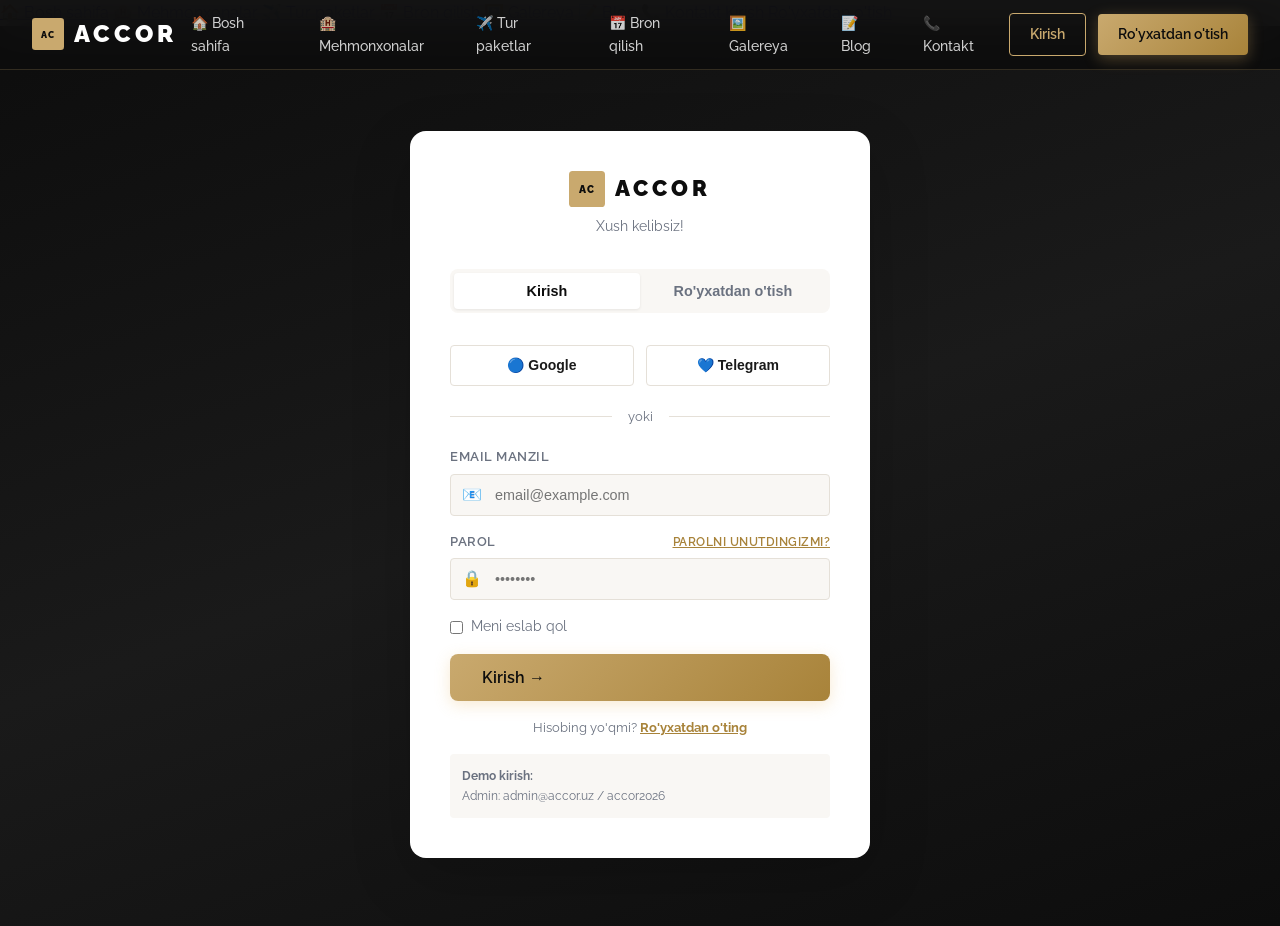
<file: pages/admin.html>
<!DOCTYPE html>
<html lang="uz">
<head>
  <meta charset="UTF-8">
  <meta name="viewport" content="width=device-width, initial-scale=1.0">
  <title>Accor Admin Panel — O'zbekiston</title>
  <link rel="stylesheet" href="../styles/main.css">
  <style>
    .admin-layout { display: flex; min-height: 100vh; padding-top: 70px; }
    .sidebar { width: 250px; flex-shrink: 0; background: var(--primary); padding: 1.5rem 0; position: fixed; top: 70px; bottom: 0; overflow-y: auto; z-index: 100; }
    .sidebar-section { margin-bottom: 0.5rem; }
    .sidebar-title { font-size: 0.7rem; font-weight: 700; text-transform: uppercase; letter-spacing: 1px; color: rgba(255,255,255,0.35); padding: 0.75rem 1.5rem 0.375rem; }
    .sidebar-link { display: flex; align-items: center; gap: 10px; padding: 0.75rem 1.5rem; color: rgba(255,255,255,0.7); font-size: 0.875rem; font-weight: 500; cursor: pointer; transition: var(--transition); border: none; background: none; width: 100%; text-align: left; }
    .sidebar-link:hover { background: rgba(232,184,109,0.1); color: var(--accent); }
    .sidebar-link.active { background: rgba(232,184,109,0.15); color: var(--accent); border-right: 3px solid var(--accent); }
    .admin-main { margin-left: 250px; flex: 1; padding: 2rem; background: var(--bg-light); min-height: calc(100vh - 70px); }
    .stat-cards { display: grid; grid-template-columns: repeat(auto-fit, minmax(200px, 1fr)); gap: 1.25rem; margin-bottom: 2rem; }
    .stat-card { background: white; border-radius: var(--radius-lg); padding: 1.5rem; border: 1px solid var(--border); display: flex; align-items: flex-start; gap: 1rem; }
    .stat-icon { width: 50px; height: 50px; border-radius: var(--radius-md); display: flex; align-items: center; justify-content: center; font-size: 1.5rem; flex-shrink: 0; }
    .stat-label { font-size: 0.8rem; color: var(--text-secondary); margin-bottom: 0.25rem; }
    .stat-value { font-size: 1.5rem; font-weight: 800; color: var(--primary); }
    .stat-change { font-size: 0.75rem; color: var(--success); margin-top: 0.25rem; }
    .admin-table { width: 100%; border-collapse: collapse; }
    .admin-table th { background: var(--bg-light); padding: 0.875rem 1rem; text-align: left; font-size: 0.8rem; font-weight: 700; text-transform: uppercase; letter-spacing: 0.5px; color: var(--text-secondary); border-bottom: 2px solid var(--border); }
    .admin-table td { padding: 1rem; border-bottom: 1px solid var(--border); font-size: 0.875rem; vertical-align: middle; }
    .admin-table tr:hover td { background: var(--bg-light); }
    .admin-card { background: white; border-radius: var(--radius-lg); border: 1px solid var(--border); overflow: hidden; }
    .admin-card-header { padding: 1.25rem 1.5rem; border-bottom: 1px solid var(--border); display: flex; align-items: center; justify-content: space-between; }
    .admin-card-header h3 { font-size: 1rem; font-weight: 700; }
    .admin-card-body { padding: 1.5rem; }
    .chart-bar-wrap { margin-bottom: 0.75rem; }
    .chart-label { display: flex; justify-content: space-between; font-size: 0.8rem; margin-bottom: 0.25rem; color: var(--text-secondary); }
    .chart-bar { height: 8px; background: var(--border); border-radius: 10px; overflow: hidden; }
    .chart-fill { height: 100%; background: linear-gradient(135deg, var(--accent), var(--accent-dark)); border-radius: 10px; transition: width 0.8s ease; }
    .page-section { display: none; }
    .page-section.active { display: block; }
    @media(max-width:768px) { .sidebar { transform: translateX(-100%); } .admin-main { margin-left: 0; } }
  </style>
</head>
<body>
<div id="navbarContainer"></div>

<div class="admin-layout">
  <!-- Sidebar -->
  <div class="sidebar">
    <div style="padding:1rem 1.5rem 1.5rem;border-bottom:1px solid rgba(255,255,255,0.1)">
      <div style="font-size:0.75rem;color:rgba(255,255,255,0.5);margin-bottom:0.25rem">Accor Admin Panel</div>
      <div style="font-weight:700;color:white" id="adminName">-</div>
    </div>
    <div class="sidebar-section">
      <div class="sidebar-title">Asosiy</div>
      <button class="sidebar-link active" onclick="showSection('dashboard')">📊 Dashboard</button>
      <button class="sidebar-link" onclick="showSection('bookings')">📅 Bronlar</button>
      <button class="sidebar-link" onclick="showSection('payments')">💳 To'lovlar</button>
    </div>
    <div class="sidebar-section">
      <div class="sidebar-title">Boshqaruv</div>
      <button class="sidebar-link" onclick="showSection('hotels')">🏨 Mehmonxonalar</button>
      <button class="sidebar-link" onclick="showSection('rooms')">🛏️ Xonalar</button>
      <button class="sidebar-link" onclick="showSection('users')">👥 Foydalanuvchilar</button>
    </div>
    <div class="sidebar-section">
      <div class="sidebar-title">Hisobot</div>
      <button class="sidebar-link" onclick="showSection('reports')">📈 Hisobotlar</button>
    </div>
    <div style="padding:1rem 1.5rem;margin-top:auto;border-top:1px solid rgba(255,255,255,0.1);position:absolute;bottom:0;width:100%">
      <button class="sidebar-link" onclick="handleAdminLogout()" style="color:rgba(239,68,68,0.8)">🚪 Chiqish</button>
    </div>
  </div>

  <!-- Main Content -->
  <main class="admin-main">

    <!-- Dashboard -->
    <div class="page-section active" id="section-dashboard">
      <h2 style="font-size:1.5rem;font-weight:800;margin-bottom:1.5rem">📊 Dashboard</h2>
      <div class="stat-cards" id="statCards"></div>
      <div style="display:grid;grid-template-columns:1fr 1fr;gap:1.5rem;margin-bottom:1.5rem">
        <div class="admin-card">
          <div class="admin-card-header"><h3>📅 So'nggi Bronlar</h3></div>
          <div class="admin-card-body" id="recentBookings"></div>
        </div>
        <div class="admin-card">
          <div class="admin-card-header"><h3>📊 Mehmonxona Bandligi</h3></div>
          <div class="admin-card-body" id="occupancyChart"></div>
        </div>
      </div>
    </div>

    <!-- Bookings -->
    <div class="page-section" id="section-bookings">
      <div style="display:flex;justify-content:space-between;align-items:center;margin-bottom:1.5rem">
        <h2 style="font-size:1.5rem;font-weight:800">📅 Barcha Bronlar</h2>
        <div class="form-group" style="margin:0;width:200px">
          <input type="text" class="form-control" placeholder="Qidirish..." oninput="filterBookings(this.value)" style="padding:0.5rem 0.875rem">
        </div>
      </div>
      <div class="admin-card">
        <div style="overflow-x:auto">
          <table class="admin-table" id="bookingsTable">
            <thead><tr>
              <th>Bron №</th><th>Mehmon</th><th>Mehmonxona</th><th>Xona</th><th>Kirish</th><th>Chiqish</th><th>Summa</th><th>Holat</th><th>Amal</th>
            </tr></thead>
            <tbody id="bookingsTableBody"></tbody>
          </table>
        </div>
      </div>
    </div>

    <!-- Payments -->
    <div class="page-section" id="section-payments">
      <h2 style="font-size:1.5rem;font-weight:800;margin-bottom:1.5rem">💳 To'lovlar Nazorati</h2>
      <div class="stat-cards">
        <div class="stat-card">
          <div class="stat-icon" style="background:rgba(16,185,129,0.1)">💰</div>
          <div><div class="stat-label">Bugungi daromad</div><div class="stat-value" id="todayRevenue">0</div></div>
        </div>
        <div class="stat-card">
          <div class="stat-icon" style="background:rgba(232,184,109,0.1)">📅</div>
          <div><div class="stat-label">Oylik daromad</div><div class="stat-value" id="monthRevenue">0</div></div>
        </div>
        <div class="stat-card">
          <div class="stat-icon" style="background:rgba(59,130,246,0.1)">🧾</div>
          <div><div class="stat-label">Jami to'lovlar</div><div class="stat-value" id="totalPayments">0</div></div>
        </div>
      </div>
      <div class="admin-card">
        <div class="admin-card-header"><h3>To'lovlar Ro'yxati</h3></div>
        <div style="overflow-x:auto">
          <table class="admin-table">
            <thead><tr><th>To'lov №</th><th>Bron №</th><th>Mehmon</th><th>Summa</th><th>Usul</th><th>Sana</th><th>Holat</th></tr></thead>
            <tbody id="paymentsTableBody"></tbody>
          </table>
        </div>
      </div>
    </div>

    <!-- Hotels -->
    <div class="page-section" id="section-hotels">
      <div style="display:flex;justify-content:space-between;align-items:center;margin-bottom:1.5rem">
        <h2 style="font-size:1.5rem;font-weight:800">🏨 Mehmonxonalar</h2>
        <button class="btn btn-primary" onclick="showAddHotelModal()">+ Yangi Mehmonxona</button>
      </div>
      <div class="admin-card">
        <div style="overflow-x:auto">
          <table class="admin-table">
            <thead><tr><th>Rasm</th><th>Nomi</th><th>Shahar</th><th>Yulduzlar</th><th>Reyting</th><th>Xonalar</th><th>Amal</th></tr></thead>
            <tbody id="hotelsTableBody"></tbody>
          </table>
        </div>
      </div>
    </div>

    <!-- Rooms -->
    <div class="page-section" id="section-rooms">
      <h2 style="font-size:1.5rem;font-weight:800;margin-bottom:1.5rem">🛏️ Xonalar Bandligi</h2>
      <div class="form-group" style="max-width:300px;margin-bottom:1.5rem">
        <label class="form-label">Mehmonxona tanlang</label>
        <select class="form-control" id="roomsHotelSelect" onchange="renderRoomsTable(this.value)">
          <option value="">-- Tanlang --</option>
        </select>
      </div>
      <div id="roomsTableWrap"></div>
    </div>

    <!-- Users -->
    <div class="page-section" id="section-users">
      <h2 style="font-size:1.5rem;font-weight:800;margin-bottom:1.5rem">👥 Foydalanuvchilar</h2>
      <div class="admin-card">
        <table class="admin-table">
          <thead><tr><th>ID</th><th>Ism</th><th>Email</th><th>Telefon</th><th>Rol</th><th>Ro'yxatdan o'tgan</th></tr></thead>
          <tbody id="usersTableBody"></tbody>
        </table>
      </div>
    </div>

    <!-- Reports -->
    <div class="page-section" id="section-reports">
      <h2 style="font-size:1.5rem;font-weight:800;margin-bottom:1.5rem">📈 Hisobotlar</h2>
      <div style="display:grid;grid-template-columns:1fr 1fr;gap:1.5rem">
        <div class="admin-card">
          <div class="admin-card-header"><h3>Kunlik Daromad</h3></div>
          <div class="admin-card-body" id="dailyReport"></div>
        </div>
        <div class="admin-card">
          <div class="admin-card-header"><h3>To'lov Usullari</h3></div>
          <div class="admin-card-body" id="paymentMethodReport"></div>
        </div>
        <div class="admin-card" style="grid-column:span 2">
          <div class="admin-card-header"><h3>📊 Mehmonxona Hisoboti</h3></div>
          <div class="admin-card-body" id="hotelReport"></div>
        </div>
      </div>
    </div>

  </main>
</div>

<!-- Add Hotel Modal -->
<div id="addHotelModal" class="modal-overlay hidden">
  <div class="modal">
    <div class="modal-header">
      <h3 class="modal-title">+ Yangi Mehmonxona Qo'shish</h3>
      <button class="modal-close" onclick="document.getElementById('addHotelModal').classList.add('hidden')">✕</button>
    </div>
    <div class="modal-body">
      <div class="form-group"><label class="form-label">Mehmonxona nomi</label><input class="form-control" id="newHotelName" placeholder="Mehmonxona nomi"></div>
      <div class="form-grid-2">
        <div class="form-group"><label class="form-label">Shahar</label>
          <select class="form-control" id="newHotelCity">
            <option>Toshkent</option><option>Samarqand</option><option>Buxoro</option><option>Navoiy</option><option>Xiva</option>
          </select>
        </div>
        <div class="form-group"><label class="form-label">Yulduzlar</label>
          <select class="form-control" id="newHotelStars"><option value="3">3 ★</option><option value="4">4 ★</option><option value="5">5 ★</option></select>
        </div>
      </div>
      <div class="form-group"><label class="form-label">Manzil</label><input class="form-control" id="newHotelAddress" placeholder="To'liq manzil"></div>
      <div class="form-group"><label class="form-label">Rasm URL</label><input class="form-control" id="newHotelImage" placeholder="https://..."></div>
      <div class="form-group"><label class="form-label">Tavsif</label><textarea class="form-control" id="newHotelDesc" rows="3"></textarea></div>
    </div>
    <div class="modal-footer">
      <button class="btn btn-outline" onclick="document.getElementById('addHotelModal').classList.add('hidden')">Bekor</button>
      <button class="btn btn-primary" onclick="addHotel()">Qo'shish</button>
    </div>
  </div>
</div>

<script src="../js/data.js"></script>
<script src="../js/app.js"></script>
<script>
  // Admin check
  const user = DB.getCurrentUser();
  if (!user || user.role !== 'admin') {
    window.location.href = 'login.html';
  }
  document.getElementById('navbarContainer').innerHTML = renderNavbar('');
  document.getElementById('adminName').textContent = user?.name || 'Admin';

  function showSection(name) {
    document.querySelectorAll('.page-section').forEach(s => s.classList.remove('active'));
    document.querySelectorAll('.sidebar-link').forEach(l => l.classList.remove('active'));
    document.getElementById('section-' + name).classList.add('active');
    event.target.classList.add('active');
    loadSectionData(name);
  }

  function loadSectionData(name) {
    if (name === 'dashboard') renderDashboard();
    else if (name === 'bookings') renderBookings();
    else if (name === 'hotels') renderHotels();
    else if (name === 'rooms') renderRoomsPage();
    else if (name === 'users') renderUsers();
    else if (name === 'payments') renderPayments();
    else if (name === 'reports') renderReports();
  }

  // DASHBOARD
  function renderDashboard() {
    const bookings = DB.getBookings();
    const hotels = DB.getHotels();
    const users = DB.getUsers();
    const payments = DB.getPayments();
    const totalRevenue = payments.reduce((s,p) => s + p.amount, 0);
    const todayRev = DB.getDailyRevenue();
    const availableRooms = hotels.flatMap(h => h.rooms).filter(r => r.available).length;

    document.getElementById('statCards').innerHTML = `
      <div class="stat-card"><div class="stat-icon" style="background:rgba(232,184,109,0.1)">🏨</div><div><div class="stat-label">Jami Mehmonxonalar</div><div class="stat-value">${hotels.length}</div><div class="stat-change">↑ Faol</div></div></div>
      <div class="stat-card"><div class="stat-icon" style="background:rgba(16,185,129,0.1)">📅</div><div><div class="stat-label">Jami Bronlar</div><div class="stat-value">${bookings.length}</div><div class="stat-change">↑ ${bookings.filter(b => new Date(b.createdAt).toDateString() === new Date().toDateString()).length} bugun</div></div></div>
      <div class="stat-card"><div class="stat-icon" style="background:rgba(59,130,246,0.1)">👥</div><div><div class="stat-label">Foydalanuvchilar</div><div class="stat-value">${users.length}</div></div></div>
      <div class="stat-card"><div class="stat-icon" style="background:rgba(234,179,8,0.1)">💰</div><div><div class="stat-label">Jami Daromad</div><div class="stat-value" style="font-size:1.1rem">${DB.formatPrice(totalRevenue)}</div><div class="stat-change">Bugun: ${DB.formatPrice(todayRev)}</div></div></div>
      <div class="stat-card"><div class="stat-icon" style="background:rgba(139,92,246,0.1)">🛏️</div><div><div class="stat-label">Bo'sh Xonalar</div><div class="stat-value">${availableRooms}</div></div></div>
    `;

    const recent = bookings.slice(-5).reverse();
    document.getElementById('recentBookings').innerHTML = recent.length === 0 ? '<p style="color:var(--text-secondary);text-align:center">Bronlar yo\'q</p>' :
      recent.map(b => `<div style="display:flex;justify-content:space-between;align-items:center;padding:0.625rem 0;border-bottom:1px solid var(--border)">
        <div><div style="font-weight:600;font-size:0.875rem">${b.guestName}</div><div style="font-size:0.78rem;color:var(--text-secondary)">${b.hotelName}</div></div>
        <span class="badge badge-success">${DB.formatPrice(b.totalPrice)}</span>
      </div>`).join('');

    const occupancy = hotels.slice(0, 5).map(h => {
      const total = h.rooms.length;
      const booked = h.rooms.filter(r => !r.available).length;
      const pct = total > 0 ? Math.round(booked/total*100) : 0;
      return `<div class="chart-bar-wrap"><div class="chart-label"><span>${h.name.substring(0,20)}</span><span>${pct}%</span></div><div class="chart-bar"><div class="chart-fill" style="width:${pct}%"></div></div></div>`;
    }).join('');
    document.getElementById('occupancyChart').innerHTML = occupancy || '<p style="color:var(--text-secondary)">Ma\'lumot yo\'q</p>';
  }

  // BOOKINGS
  function renderBookings() {
    const bookings = DB.getBookings().reverse();
    renderBookingsTable(bookings);
  }

  function renderBookingsTable(bookings) {
    document.getElementById('bookingsTableBody').innerHTML = bookings.length === 0 ? 
      '<tr><td colspan="9" style="text-align:center;padding:2rem;color:var(--text-secondary)">Bronlar yo\'q</td></tr>' :
      bookings.map(b => `<tr>
        <td><strong>#${b.id}</strong></td>
        <td>${b.guestName}<br><span style="font-size:0.75rem;color:var(--text-secondary)">${b.guestPhone||''}</span></td>
        <td>${b.hotelName}</td>
        <td>${b.roomType}</td>
        <td>${formatDate(b.checkin)}</td>
        <td>${formatDate(b.checkout)}</td>
        <td><strong>${DB.formatPrice(b.totalPrice)}</strong></td>
        <td><span class="badge badge-success">${b.status}</span></td>
        <td><button class="btn btn-sm btn-danger" onclick="cancelBooking(${b.id})">Bekor</button></td>
      </tr>`).join('');
  }

  function filterBookings(q) {
    const filtered = DB.getBookings().filter(b =>
      b.guestName?.toLowerCase().includes(q.toLowerCase()) ||
      b.hotelName?.toLowerCase().includes(q.toLowerCase())
    );
    renderBookingsTable(filtered);
  }

  function cancelBooking(id) {
    if (!confirm('Bu bronni bekor qilasizmi?')) return;
    const bookings = DB.getBookings().map(b => b.id === id ? {...b, status: 'Bekor qilindi'} : b);
    DB.saveBookings(bookings);
    renderBookings();
    showToast('Bron bekor qilindi', 'warning');
  }

  // HOTELS
  function renderHotels() {
    const hotels = DB.getHotels();
    document.getElementById('hotelsTableBody').innerHTML = hotels.map(h => `<tr>
      <td><img src="${h.image}" style="width:60px;height:40px;object-fit:cover;border-radius:6px" onerror="this.src='https://images.unsplash.com/photo-1542314831-068cd1dbfeeb?w=100'"></td>
      <td><strong>${h.name}</strong></td>
      <td>${h.city}</td>
      <td>${'⭐'.repeat(h.stars)}</td>
      <td>${h.rating}</td>
      <td>${h.rooms.length} xona (${h.rooms.filter(r=>r.available).length} bo'sh)</td>
      <td><button class="btn btn-sm btn-outline" onclick="editHotel(${h.id})">✏️ Tahrir</button></td>
    </tr>`).join('');
  }

  function showAddHotelModal() {
    document.getElementById('addHotelModal').classList.remove('hidden');
  }

  function addHotel() {
    const name = document.getElementById('newHotelName').value.trim();
    if (!name) { showToast('Mehmonxona nomi kiritng', 'warning'); return; }
    DB.addHotel({
      name,
      city: document.getElementById('newHotelCity').value,
      stars: parseInt(document.getElementById('newHotelStars').value),
      rating: 4.0,
      reviews: 0,
      description: document.getElementById('newHotelDesc').value,
      address: document.getElementById('newHotelAddress').value,
      image: document.getElementById('newHotelImage').value || 'https://images.unsplash.com/photo-1542314831-068cd1dbfeeb?w=800',
      amenities: ['Wi-Fi', 'Restorant'],
      rooms: []
    });
    document.getElementById('addHotelModal').classList.add('hidden');
    showToast('Mehmonxona qo\'shildi!', 'success');
    renderHotels();
  }

  function editHotel(id) {
    showToast('Tahrirlash xususiyati ishlab chiqilmoqda', 'info');
  }

  // ROOMS
  function renderRoomsPage() {
    const hotels = DB.getHotels();
    const sel = document.getElementById('roomsHotelSelect');
    sel.innerHTML = '<option value="">-- Tanlang --</option>' + hotels.map(h => `<option value="${h.id}">${h.name}</option>`).join('');
  }

  function renderRoomsTable(hotelId) {
    if (!hotelId) { document.getElementById('roomsTableWrap').innerHTML = ''; return; }
    const hotel = DB.getHotels().find(h => h.id == hotelId);
    if (!hotel) return;
    document.getElementById('roomsTableWrap').innerHTML = `
      <div class="admin-card">
        <div class="admin-card-header"><h3>${hotel.name} - Xonalar</h3></div>
        <table class="admin-table">
          <thead><tr><th>Xona №</th><th>Turi</th><th>Sig'im</th><th>Narxi</th><th>Holat</th><th>Amal</th></tr></thead>
          <tbody>${hotel.rooms.map(r => `<tr>
            <td>#${r.id}</td>
            <td>${r.type}</td>
            <td>👥 ${r.capacity} kishi</td>
            <td>${DB.formatPrice(r.price)}</td>
            <td><span class="badge ${r.available?'badge-success':'badge-danger'}">${r.available?'✅ Bo\'sh':'❌ Band'}</span></td>
            <td>
              <button class="btn btn-sm ${r.available?'btn-danger':'btn-success'}" onclick="toggleRoom(${hotel.id},${r.id},${r.available})">
                ${r.available?'Band qilish':'Bo\'shatish'}
              </button>
              <button class="btn btn-sm btn-outline" onclick="updateRoomPrice(${hotel.id},${r.id})">💲 Narx</button>
            </td>
          </tr>`).join('')}</tbody>
        </table>
      </div>
    `;
  }

  function toggleRoom(hotelId, roomId, currentAvailable) {
    DB.updateHotelRoom(hotelId, roomId, { available: !currentAvailable });
    renderRoomsTable(hotelId);
    showToast('Xona holati yangilandi', 'success');
  }

  function updateRoomPrice(hotelId, roomId) {
    const price = prompt('Yangi narxni kiriting (so\'m):');
    if (!price || isNaN(price)) return;
    DB.updateHotelRoom(hotelId, roomId, { price: parseInt(price) });
    renderRoomsTable(hotelId);
    showToast('Narx yangilandi!', 'success');
  }

  // USERS
  function renderUsers() {
    const users = DB.getUsers();
    document.getElementById('usersTableBody').innerHTML = users.map(u => `<tr>
      <td>#${u.id}</td>
      <td>${u.name}</td>
      <td>${u.email}</td>
      <td>${u.phone || '-'}</td>
      <td><span class="badge ${u.role==='admin'?'badge-warning':'badge-info'}">${u.role}</span></td>
      <td>${new Date(u.createdAt).toLocaleDateString('uz-UZ')}</td>
    </tr>`).join('');
  }

  // PAYMENTS
  function renderPayments() {
    const payments = DB.getPayments();
    document.getElementById('todayRevenue').textContent = DB.formatPrice(DB.getDailyRevenue());
    document.getElementById('monthRevenue').textContent = DB.formatPrice(DB.getMonthlyRevenue());
    document.getElementById('totalPayments').textContent = payments.length;
    document.getElementById('paymentsTableBody').innerHTML = payments.reverse().map(p => `<tr>
      <td>#${p.id}</td>
      <td>#${p.bookingId}</td>
      <td>${p.guestName}</td>
      <td><strong>${DB.formatPrice(p.amount)}</strong></td>
      <td>${p.method}</td>
      <td>${new Date(p.date).toLocaleDateString('uz-UZ')}</td>
      <td><span class="badge badge-success">${p.status}</span></td>
    </tr>`).join('') || '<tr><td colspan="7" style="text-align:center;padding:2rem;color:var(--text-secondary)">To\'lovlar yo\'q</td></tr>';
  }

  // REPORTS
  function renderReports() {
    const payments = DB.getPayments();
    const bookings = DB.getBookings();
    const hotels = DB.getHotels();

    // Last 7 days
    const days = [];
    for (let i = 6; i >= 0; i--) {
      const d = new Date(); d.setDate(d.getDate() - i);
      const ds = d.toDateString();
      const rev = payments.filter(p => new Date(p.date).toDateString() === ds).reduce((s,p)=>s+p.amount,0);
      days.push({ label: d.toLocaleDateString('uz-UZ', {weekday:'short', day:'numeric'}), rev });
    }
    const maxRev = Math.max(...days.map(d=>d.rev), 1);
    document.getElementById('dailyReport').innerHTML = days.map(d => `
      <div class="chart-bar-wrap">
        <div class="chart-label"><span>${d.label}</span><span>${DB.formatPrice(d.rev)}</span></div>
        <div class="chart-bar"><div class="chart-fill" style="width:${(d.rev/maxRev*100)}%"></div></div>
      </div>`).join('');

    // Payment methods
    const methods = {};
    payments.forEach(p => { methods[p.method] = (methods[p.method]||0) + p.amount; });
    const totalM = Object.values(methods).reduce((s,v)=>s+v,1);
    document.getElementById('paymentMethodReport').innerHTML = Object.entries(methods).map(([m,v]) => `
      <div class="chart-bar-wrap">
        <div class="chart-label"><span>${m}</span><span>${Math.round(v/totalM*100)}%</span></div>
        <div class="chart-bar"><div class="chart-fill" style="width:${v/totalM*100}%"></div></div>
      </div>`).join('') || '<p style="color:var(--text-secondary)">Ma\'lumot yo\'q</p>';

    // Hotel report
    document.getElementById('hotelReport').innerHTML = `
      <table class="admin-table">
        <thead><tr><th>Mehmonxona</th><th>Shahar</th><th>Xonalar</th><th>Bo'sh</th><th>Bronlar</th></tr></thead>
        <tbody>${hotels.map(h => `<tr>
          <td>${h.name}</td><td>${h.city}</td><td>${h.rooms.length}</td>
          <td>${h.rooms.filter(r=>r.available).length}</td>
          <td>${bookings.filter(b=>b.hotelId===h.id).length}</td>
        </tr>`).join('')}</tbody>
      </table>`;
  }

  function handleAdminLogout() {
    DB.logout();
    window.location.href = 'login.html';
  }

  // Initial load
  renderDashboard();
</script>
</body>
</html>
</file>
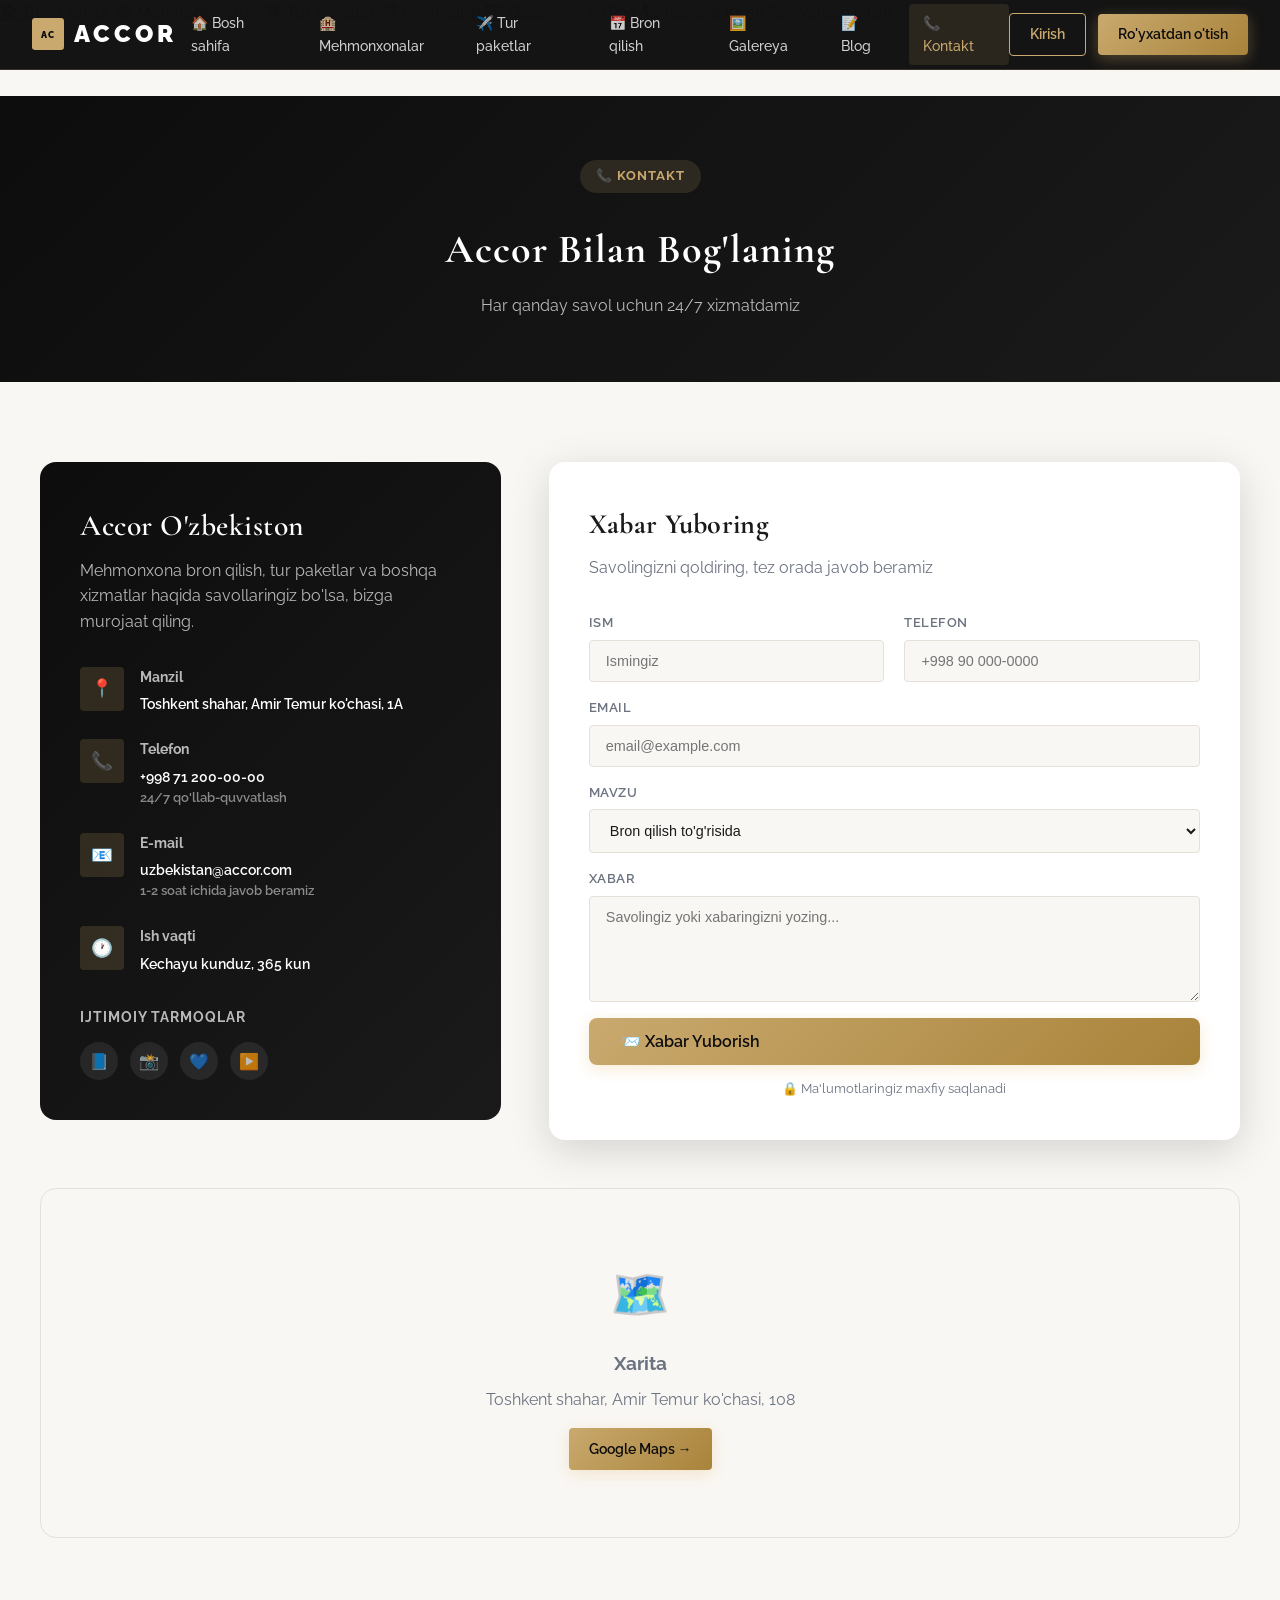
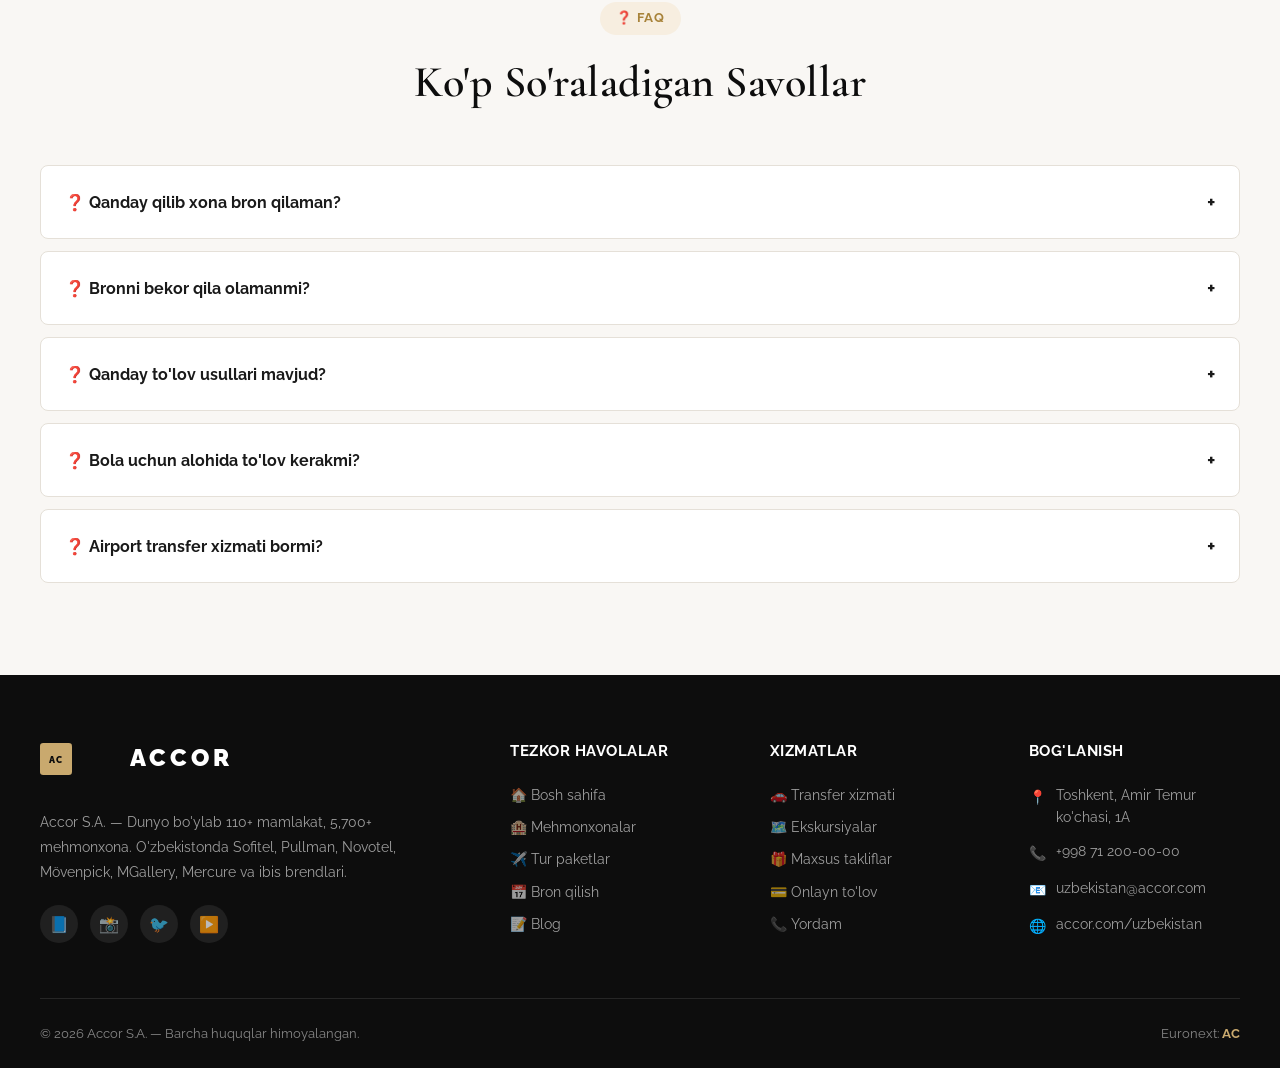
<file: pages/contact.html>
<!DOCTYPE html>
<html lang="uz">
<head>
  <meta charset="UTF-8">
  <meta name="viewport" content="width=device-width, initial-scale=1.0">
  <title>Kontakt — Accor O'zbekiston</title>
  <link rel="stylesheet" href="../styles/main.css">
</head>
<body>
<div id="navbarContainer"></div>
<div style="height:70px"></div>

<section style="background:linear-gradient(135deg,var(--primary),var(--secondary));padding:4rem 2rem;text-align:center">
  <div class="section-badge" style="background:rgba(201,169,110,0.15);color:var(--accent)">📞 Kontakt</div>
  <h1 style="font-family:'Cormorant Garamond',serif;font-size:2.5rem;color:white;margin-top:0.75rem;letter-spacing:1px">Accor Bilan Bog'laning</h1>
  <p style="color:rgba(255,255,255,0.7);margin-top:0.75rem">Har qanday savol uchun 24/7 xizmatdamiz</p>
</section>

<section class="section">
  <div class="container">
    <div class="contact-grid">
      <!-- Info -->
      <div class="contact-info-card">
        <h2 style="font-family:'Cormorant Garamond',serif;font-size:1.85rem;margin-bottom:0.5rem;letter-spacing:0.5px">Accor O'zbekiston</h2>
        <p>Mehmonxona bron qilish, tur paketlar va boshqa xizmatlar haqida savollaringiz bo'lsa, bizga murojaat qiling.</p>
        <div class="contact-item">
          <div class="contact-icon">📍</div>
          <div><h4>Manzil</h4><p>Toshkent shahar, Amir Temur ko'chasi, 1A</p></div>
        </div>
        <div class="contact-item">
          <div class="contact-icon">📞</div>
          <div><h4>Telefon</h4><p>+998 71 200-00-00</p><p style="font-size:0.8rem;color:rgba(255,255,255,0.5)">24/7 qo'llab-quvvatlash</p></div>
        </div>
        <div class="contact-item">
          <div class="contact-icon">📧</div>
          <div><h4>E-mail</h4><p>uzbekistan@accor.com</p><p style="font-size:0.8rem;color:rgba(255,255,255,0.5)">1-2 soat ichida javob beramiz</p></div>
        </div>
        <div class="contact-item">
          <div class="contact-icon">🕐</div>
          <div><h4>Ish vaqti</h4><p>Kechayu kunduz, 365 kun</p></div>
        </div>
        <div style="margin-top:2rem">
          <h4 style="color:rgba(255,255,255,0.7);font-size:0.85rem;margin-bottom:0.875rem;text-transform:uppercase;letter-spacing:1px">Ijtimoiy tarmoqlar</h4>
          <div class="social-links">
            <a href="#" class="social-link" title="Facebook">📘</a>
            <a href="#" class="social-link" title="Instagram">📸</a>
            <a href="#" class="social-link" title="Telegram">💙</a>
            <a href="#" class="social-link" title="YouTube">▶️</a>
          </div>
        </div>
      </div>

      <!-- Form -->
      <div class="contact-form-card">
        <h2 style="font-family:'Cormorant Garamond',serif;font-size:1.75rem;margin-bottom:0.5rem;letter-spacing:0.3px">Xabar Yuboring</h2>
        <p style="color:var(--text-secondary);margin-bottom:2rem">Savolingizni qoldiring, tez orada javob beramiz</p>
        <div class="form-grid-2">
          <div class="form-group"><label class="form-label">Ism</label><input class="form-control" id="contactName" placeholder="Ismingiz"></div>
          <div class="form-group"><label class="form-label">Telefon</label><input class="form-control" id="contactPhone" placeholder="+998 90 000-0000"></div>
        </div>
        <div class="form-group"><label class="form-label">Email</label><input class="form-control" id="contactEmail" type="email" placeholder="email@example.com"></div>
        <div class="form-group"><label class="form-label">Mavzu</label>
          <select class="form-control" id="contactSubject">
            <option>Bron qilish to'g'risida</option>
            <option>Tur paketlar</option>
            <option>To'lov masalalari</option>
            <option>Texnik muammo</option>
            <option>Boshqa</option>
          </select>
        </div>
        <div class="form-group"><label class="form-label">Xabar</label><textarea class="form-control" id="contactMessage" rows="5" placeholder="Savolingiz yoki xabaringizni yozing..."></textarea></div>
        <button class="btn btn-primary btn-lg w-full" onclick="sendMessage()">📨 Xabar Yuborish</button>
        <p style="margin-top:0.875rem;font-size:0.8rem;color:var(--text-secondary);text-align:center">🔒 Ma'lumotlaringiz maxfiy saqlanadi</p>
      </div>
    </div>

    <!-- Map -->
    <div style="margin-top:3rem;border-radius:var(--radius-xl);overflow:hidden;height:350px;background:var(--bg-light);display:flex;align-items:center;justify-content:center;border:1px solid var(--border)">
      <div style="text-align:center;color:var(--text-secondary)">
        <div style="font-size:3rem;margin-bottom:1rem">🗺️</div>
        <h3 style="font-weight:700;margin-bottom:0.5rem">Xarita</h3>
        <p>Toshkent shahar, Amir Temur ko'chasi, 108</p>
        <a href="https://www.google.com/maps" target="_blank" class="btn btn-primary" style="margin-top:1rem">Google Maps →</a>
      </div>
    </div>

    <!-- FAQ -->
    <div style="margin-top:4rem">
      <div class="section-header">
        <div class="section-badge">❓ FAQ</div>
        <h2 class="section-title">Ko'p So'raladigan Savollar</h2>
      </div>
      <div id="faqList"></div>
    </div>
  </div>
</section>

<div id="footerContainer"></div>

<script src="../js/data.js"></script>
<script src="../js/app.js"></script>
<script>
  document.getElementById('navbarContainer').innerHTML = renderNavbar('contact');
  document.getElementById('footerContainer').innerHTML = renderFooter();

  const faqs = [
    { q: 'Qanday qilib xona bron qilaman?', a: 'Mehmonxona ro\'yxatidan kerakli mehmonxonani tanlang, "Bron qilish" tugmasini bosing, sana va xona turini tanlang, ma\'lumotlaringizni kiriting va to\'lovni amalga oshiring.' },
    { q: 'Bronni bekor qila olamanmi?', a: 'Ha, bronni kirish sanasidan kamida 24 soat oldin bekor qilishingiz mumkin. Bekor qilish shaxsiy kabinetingiz orqali amalga oshiriladi.' },
    { q: 'Qanday to\'lov usullari mavjud?', a: 'Naqd pul, bank kartasi, Click, Payme, Uzum Bank va bank o\'tkazmasi orqali to\'lov qilishingiz mumkin.' },
    { q: 'Bola uchun alohida to\'lov kerakmi?', a: '12 yoshgacha bo\'lgan bolalar ota-ona bilan bir xonada bepul qoladi. 12 yoshdan katta bolalar katta kishilar tarifi bo\'yicha hisob-kitob qilinadi.' },
    { q: 'Airport transfer xizmati bormi?', a: 'Ha, ko\'pchilik mehmonxonalarimiz airport transfer xizmatini taklif etadi. Bronlashda bu xizmatni qo\'shishingiz mumkin.' },
  ];

  document.getElementById('faqList').innerHTML = faqs.map((faq, i) => `
    <div style="background:white;border-radius:var(--radius-md);padding:1.25rem 1.5rem;margin-bottom:0.75rem;border:1px solid var(--border);cursor:pointer" onclick="toggleFaq(${i})">
      <div style="display:flex;justify-content:space-between;align-items:center;font-weight:700" id="faqQ${i}">
        <span>❓ ${faq.q}</span>
        <span style="font-size:1.25rem;transition:var(--transition)" id="faqIcon${i}">+</span>
      </div>
      <div id="faqA${i}" style="display:none;margin-top:0.875rem;color:var(--text-secondary);font-size:0.9rem;line-height:1.6">${faq.a}</div>
    </div>
  `).join('');

  function toggleFaq(i) {
    const el = document.getElementById(`faqA${i}`);
    const icon = document.getElementById(`faqIcon${i}`);
    const isOpen = el.style.display !== 'none';
    el.style.display = isOpen ? 'none' : 'block';
    icon.textContent = isOpen ? '+' : '−';
  }

  function sendMessage() {
    const name = document.getElementById('contactName').value.trim();
    const phone = document.getElementById('contactPhone').value.trim();
    const email = document.getElementById('contactEmail').value.trim();
    const msg = document.getElementById('contactMessage').value.trim();
    if (!name || !phone || !msg) { showToast('Iltimos, kerakli maydonlarni to\'ldiring', 'warning'); return; }
    showToast('✅ Xabaringiz yuborildi! Tez orada bog\'lanamiz.', 'success');
    document.getElementById('contactName').value = '';
    document.getElementById('contactPhone').value = '';
    document.getElementById('contactEmail').value = '';
    document.getElementById('contactMessage').value = '';
  }
</script>
</body>
</html>
</file>
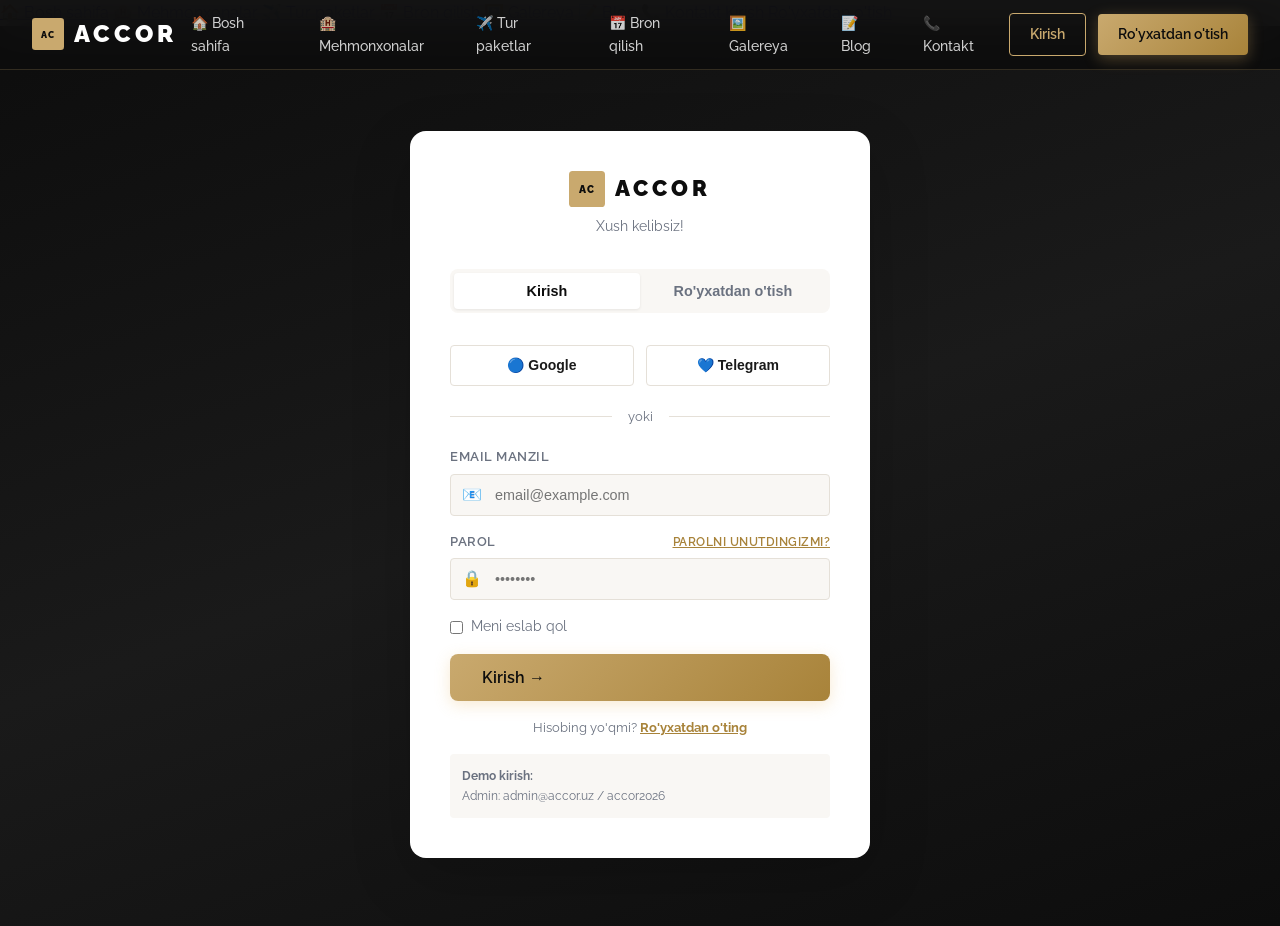
<file: pages/login.html>
<!DOCTYPE html>
<html lang="uz">
<head>
  <meta charset="UTF-8">
  <meta name="viewport" content="width=device-width, initial-scale=1.0">
  <title>Kirish — Accor O'zbekiston</title>
  <link rel="stylesheet" href="../styles/main.css">
  <style>
    .auth-page { min-height: 100vh; display: flex; align-items: center; justify-content: center; background: linear-gradient(160deg, #0d0d0d 0%, #1a1a1a 50%, #0d0d0d 100%); padding: 70px 1rem 2rem; }
    .auth-card { background: white; border-radius: var(--radius-xl); padding: 2.5rem; width: 100%; max-width: 460px; box-shadow: var(--shadow-xl); }
    .auth-logo { text-align: center; margin-bottom: 2rem; }
    .auth-tabs { display: flex; gap: 0; background: var(--bg-light); border-radius: var(--radius-md); padding: 4px; margin-bottom: 2rem; }
    .auth-tab { flex: 1; text-align: center; padding: 0.625rem; border-radius: var(--radius-sm); font-weight: 600; font-size: 0.9rem; cursor: pointer; transition: var(--transition); color: var(--text-secondary); border: none; background: none; }
    .auth-tab.active { background: white; color: var(--primary); box-shadow: var(--shadow-sm); }
    .divider-or { display: flex; align-items: center; gap: 1rem; margin: 1.25rem 0; color: var(--text-secondary); font-size: 0.825rem; }
    .divider-or::before, .divider-or::after { content: ''; flex: 1; height: 1px; background: var(--border); }
    .social-auth { display: grid; grid-template-columns: 1fr 1fr; gap: 0.75rem; margin-bottom: 1.25rem; }
    .social-auth-btn { display: flex; align-items: center; justify-content: center; gap: 8px; padding: 0.7rem; border: 1.5px solid var(--border); border-radius: var(--radius-sm); font-size: 0.875rem; font-weight: 600; cursor: pointer; transition: var(--transition); background: white; color: var(--text-primary); }
    .social-auth-btn:hover { border-color: var(--accent); background: var(--bg-light); }
  </style>
</head>
<body>
<div id="navbarContainer"></div>

<div class="auth-page">
  <div class="auth-card">
    <div class="auth-logo">
      <a href="../index.html" class="navbar-brand" style="justify-content:center;margin-bottom:0.5rem;display:flex">
        <div class="brand-logo" style="background:transparent;font-size:0;width:auto;height:auto"><svg width="36" height="36" viewBox="0 0 40 40" fill="none"><rect width="40" height="40" rx="4" fill="#c9a96e"/><text x="50%" y="55%" dominant-baseline="middle" text-anchor="middle" font-family="Raleway,sans-serif" font-weight="900" font-size="11" fill="#0d0d0d" letter-spacing="1">AC</text></svg></div>
        <span class="brand-text" style="font-family:'Raleway',sans-serif;font-size:1.4rem;font-weight:900;letter-spacing:4px;color:#0d0d0d">ACCOR</span>
      </a>
      <p style="color:var(--text-secondary);font-size:0.875rem">Xush kelibsiz!</p>
    </div>

    <div class="auth-tabs">
      <button class="auth-tab active" id="loginTab" onclick="switchTab('login')">Kirish</button>
      <button class="auth-tab" id="registerTab" onclick="switchTab('register')">Ro'yxatdan o'tish</button>
    </div>

    <!-- Login Form -->
    <div id="loginForm">
      <div class="social-auth">
        <button class="social-auth-btn" onclick="showToast('Google kirish demonstratsiya', 'info')">🔵 Google</button>
        <button class="social-auth-btn" onclick="showToast('Telegram kirish demonstratsiya', 'info')">💙 Telegram</button>
      </div>
      <div class="divider-or">yoki</div>
      <div class="form-group">
        <label class="form-label">Email manzil</label>
        <div class="input-icon-wrap">
          <span class="input-icon">📧</span>
          <input type="email" class="form-control" id="loginEmail" placeholder="email@example.com">
        </div>
      </div>
      <div class="form-group">
        <label class="form-label" style="display:flex;justify-content:space-between">
          <span>Parol</span>
          <a href="#" style="font-size:0.78rem;color:var(--accent-dark)">Parolni unutdingizmi?</a>
        </label>
        <div class="input-icon-wrap">
          <span class="input-icon">🔒</span>
          <input type="password" class="form-control" id="loginPassword" placeholder="••••••••">
        </div>
      </div>
      <div style="display:flex;align-items:center;gap:8px;margin-bottom:1rem">
        <input type="checkbox" id="rememberMe" style="accent-color:var(--accent)">
        <label for="rememberMe" style="font-size:0.85rem;color:var(--text-secondary)">Meni eslab qol</label>
      </div>
      <button class="btn btn-primary w-full btn-lg" onclick="doLogin()">Kirish →</button>
      <p style="text-align:center;margin-top:1rem;color:var(--text-secondary);font-size:0.825rem">
        Hisobing yo'qmi? <a href="#" onclick="switchTab('register')" style="color:var(--accent-dark);font-weight:700">Ro'yxatdan o'ting</a>
      </p>
      <div style="margin-top:1rem;padding:0.75rem;background:var(--bg-light);border-radius:var(--radius-sm);font-size:0.78rem;color:var(--text-secondary)">
        <strong>Demo kirish:</strong><br>
        Admin: admin@accor.uz / accor2026
      </div>
    </div>

    <!-- Register Form -->
    <div id="registerForm" class="hidden">
      <div class="form-grid-2">
        <div class="form-group">
          <label class="form-label">Ism <span class="required">*</span></label>
          <input type="text" class="form-control" id="regFirstName" placeholder="Ismingiz">
        </div>
        <div class="form-group">
          <label class="form-label">Familiya <span class="required">*</span></label>
          <input type="text" class="form-control" id="regLastName" placeholder="Familiyangiz">
        </div>
      </div>
      <div class="form-group">
        <label class="form-label">Email <span class="required">*</span></label>
        <div class="input-icon-wrap">
          <span class="input-icon">📧</span>
          <input type="email" class="form-control" id="regEmail" placeholder="email@example.com">
        </div>
      </div>
      <div class="form-group">
        <label class="form-label">Telefon</label>
        <div class="input-icon-wrap">
          <span class="input-icon">📞</span>
          <input type="tel" class="form-control" id="regPhone" placeholder="+998 90 000-0000">
        </div>
      </div>
      <div class="form-group">
        <label class="form-label">Parol <span class="required">*</span></label>
        <div class="input-icon-wrap">
          <span class="input-icon">🔒</span>
          <input type="password" class="form-control" id="regPassword" placeholder="Minimum 6 ta belgi">
        </div>
      </div>
      <div class="form-group">
        <label class="form-label">Parolni tasdiqlang <span class="required">*</span></label>
        <div class="input-icon-wrap">
          <span class="input-icon">🔒</span>
          <input type="password" class="form-control" id="regPassword2" placeholder="Parolni qaytaring">
        </div>
      </div>
      <div style="display:flex;align-items:flex-start;gap:8px;margin-bottom:1.25rem">
        <input type="checkbox" id="agreeTerms" style="accent-color:var(--accent);margin-top:3px">
        <label for="agreeTerms" style="font-size:0.82rem;color:var(--text-secondary)">
          <a href="#" style="color:var(--accent-dark)">Foydalanish shartlari</a> va 
          <a href="#" style="color:var(--accent-dark)">Maxfiylik siyosati</a>ga roziman
        </label>
      </div>
      <button class="btn btn-primary w-full btn-lg" onclick="doRegister()">Ro'yxatdan o'tish →</button>
      <p style="text-align:center;margin-top:1rem;color:var(--text-secondary);font-size:0.825rem">
        Hisobingiz bormi? <a href="#" onclick="switchTab('login')" style="color:var(--accent-dark);font-weight:700">Kiring</a>
      </p>
    </div>
  </div>
</div>

<script src="../js/data.js"></script>
<script src="../js/app.js"></script>
<script>
  document.getElementById('navbarContainer').innerHTML = renderNavbar('');

  // Check URL mode
  const mode = new URLSearchParams(location.search).get('mode');
  if (mode === 'register') switchTab('register');

  function switchTab(tab) {
    const isLogin = tab === 'login';
    document.getElementById('loginTab').classList.toggle('active', isLogin);
    document.getElementById('registerTab').classList.toggle('active', !isLogin);
    document.getElementById('loginForm').classList.toggle('hidden', !isLogin);
    document.getElementById('registerForm').classList.toggle('hidden', isLogin);
  }

  function doLogin() {
    const email = document.getElementById('loginEmail').value.trim();
    const pass = document.getElementById('loginPassword').value;
    if (!email || !pass) { showToast('Email va parolni kiriting', 'warning'); return; }
    const user = DB.login(email, pass);
    if (user) {
      showToast(`Xush kelibsiz, ${user.name}! 👋`, 'success');
      setTimeout(() => {
        window.location.href = user.role === 'admin' ? 'admin.html' : '../index.html';
      }, 1000);
    } else {
      showToast('Email yoki parol noto\'g\'ri', 'error');
    }
  }

  function doRegister() {
    const fn = document.getElementById('regFirstName').value.trim();
    const ln = document.getElementById('regLastName').value.trim();
    const email = document.getElementById('regEmail').value.trim();
    const phone = document.getElementById('regPhone').value.trim();
    const pass = document.getElementById('regPassword').value;
    const pass2 = document.getElementById('regPassword2').value;
    const agree = document.getElementById('agreeTerms').checked;
    if (!fn || !ln || !email || !pass) { showToast('Barcha maydonlarni to\'ldiring', 'warning'); return; }
    if (!email.includes('@')) { showToast('Email noto\'g\'ri', 'error'); return; }
    if (pass.length < 6) { showToast('Parol kamida 6 ta belgi bo\'lishi kerak', 'warning'); return; }
    if (pass !== pass2) { showToast('Parollar mos kelmadi', 'error'); return; }
    if (!agree) { showToast('Foydalanish shartlariga rozilik bering', 'warning'); return; }
    const user = DB.register({ name: fn + ' ' + ln, email, phone, password: pass });
    if (user) {
      showToast('Muvaffaqiyatli ro\'yxatdan o\'tdingiz! 🎉', 'success');
      setTimeout(() => window.location.href = '../index.html', 1000);
    } else {
      showToast('Bu email allaqachon ro\'yxatdan o\'tgan', 'error');
    }
  }

  document.addEventListener('keydown', e => {
    if (e.key === 'Enter') {
      const isLogin = !document.getElementById('loginForm').classList.contains('hidden');
      if (isLogin) doLogin(); else doRegister();
    }
  });
</script>
</body>
</html>
</file>
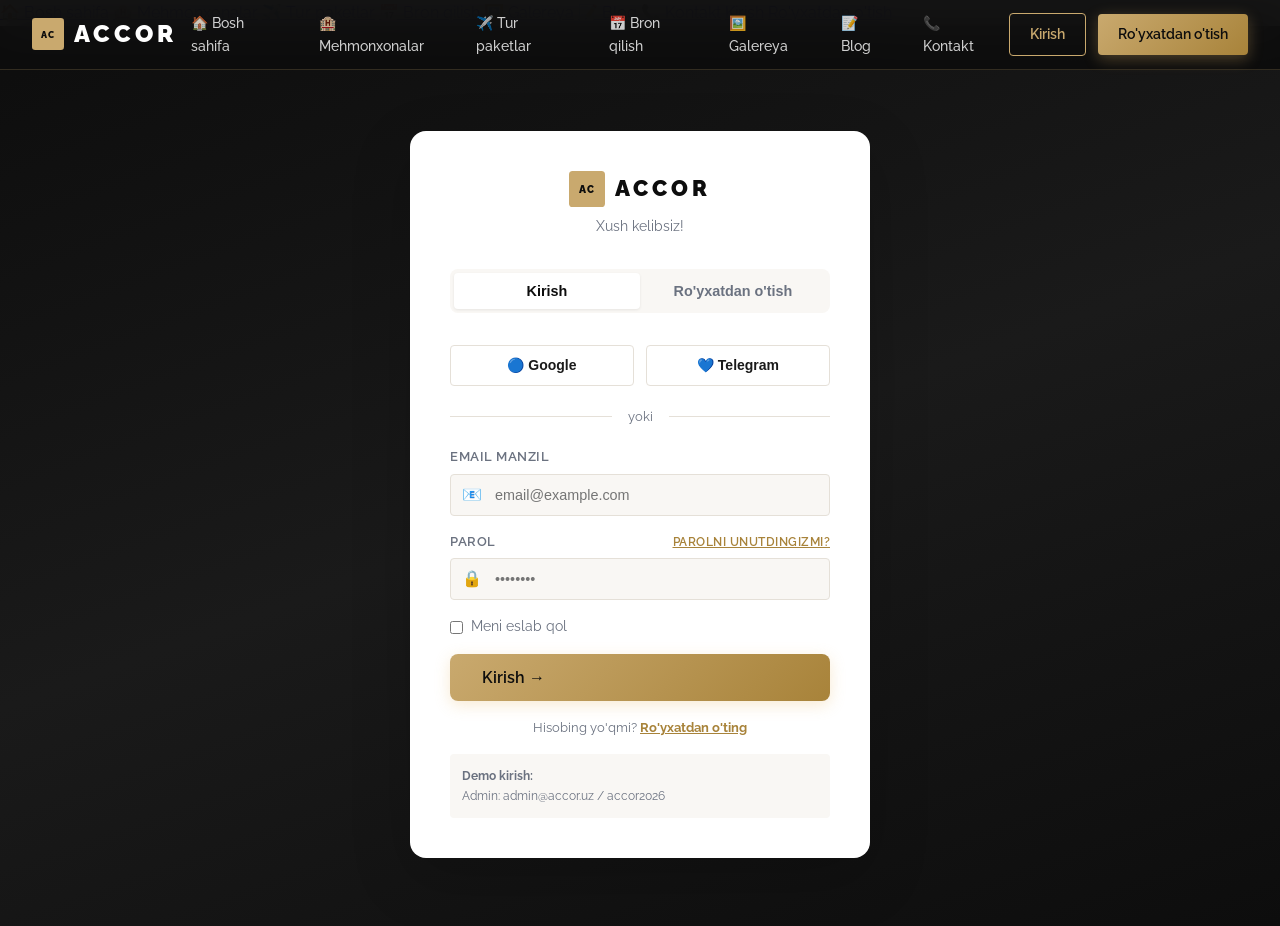
<file: pages/my-bookings.html>
<!DOCTYPE html>
<html lang="uz">
<head>
  <meta charset="UTF-8">
  <meta name="viewport" content="width=device-width, initial-scale=1.0">
  <title>Mening Bronlarim — Accor O'zbekiston</title>
  <link rel="stylesheet" href="../styles/main.css">
</head>
<body>
<div id="navbarContainer"></div>
<div style="height:70px"></div>

<section style="background:linear-gradient(135deg,var(--primary),var(--secondary));padding:3rem 2rem;text-align:center">
  <div class="section-badge" style="background:rgba(201,169,110,0.15);color:var(--accent)">📋 Bronlarim</div>
  <h1 style="font-family:'Cormorant Garamond',serif;font-size:2rem;color:white;margin-top:0.75rem;letter-spacing:0.5px">Mening Accor Bronlarim</h1>
</section>

<section class="section">
  <div class="container" style="max-width:900px">
    <div style="display:flex;gap:0.625rem;margin-bottom:2rem">
      <button class="btn btn-primary btn-sm" onclick="filterMyBookings('all')" id="f-all">Barchasi</button>
      <button class="btn btn-outline btn-sm" onclick="filterMyBookings('Tasdiqlandi')" id="f-conf">Tasdiqlangan</button>
      <button class="btn btn-outline btn-sm" onclick="filterMyBookings('Bekor qilindi')" id="f-cancel">Bekor qilingan</button>
    </div>
    <div id="myBookingsList"></div>
    <div id="noBookings" class="hidden" style="text-align:center;padding:4rem 2rem">
      <div style="font-size:4rem;margin-bottom:1rem">📭</div>
      <h3 style="font-size:1.25rem;margin-bottom:0.5rem">Bronlar yo'q</h3>
      <p style="color:var(--text-secondary);margin-bottom:1.5rem">Hozircha hech qanday bron mavjud emas</p>
      <a href="hotels.html" class="btn btn-primary">Mehmonxona Qidirish →</a>
    </div>
  </div>
</section>

<div id="footerContainer"></div>
<script src="../js/data.js"></script>
<script src="../js/app.js"></script>
<script>
  const user = DB.getCurrentUser();
  if (!user) window.location.href = 'login.html';
  document.getElementById('navbarContainer').innerHTML = renderNavbar('');
  document.getElementById('footerContainer').innerHTML = renderFooter();

  function filterMyBookings(status) {
    let bookings = DB.getBookings();
    if (user.role !== 'admin') {
      bookings = bookings.filter(b => b.guestEmail === user.email);
    }
    if (status !== 'all') bookings = bookings.filter(b => b.status === status);
    renderMyBookings(bookings.reverse());
  }

  function renderMyBookings(bookings) {
    const list = document.getElementById('myBookingsList');
    const noB = document.getElementById('noBookings');
    if (bookings.length === 0) { list.innerHTML = ''; noB.classList.remove('hidden'); return; }
    noB.classList.add('hidden');
    list.innerHTML = bookings.map(b => `
      <div style="background:white;border-radius:var(--radius-xl);border:1px solid var(--border);padding:1.75rem;margin-bottom:1.25rem;box-shadow:var(--shadow-sm)">
        <div style="display:flex;justify-content:space-between;align-items:flex-start;flex-wrap:wrap;gap:1rem;margin-bottom:1.25rem">
          <div>
            <span style="font-size:0.78rem;color:var(--text-secondary)">Bron №</span>
            <div style="font-weight:800;font-size:1.05rem">#${b.id}</div>
          </div>
          <span class="badge ${b.status==='Tasdiqlandi'?'badge-success':'badge-danger'}" style="font-size:0.8rem">${b.status}</span>
        </div>
        <div style="display:grid;grid-template-columns:repeat(auto-fit,minmax(160px,1fr));gap:1rem;padding:1.25rem;background:var(--bg-light);border-radius:var(--radius-md);margin-bottom:1.25rem">
          <div><div style="font-size:0.75rem;color:var(--text-secondary)">Mehmonxona</div><div style="font-weight:700">${b.hotelName}</div></div>
          <div><div style="font-size:0.75rem;color:var(--text-secondary)">Xona</div><div style="font-weight:700">${b.roomType}</div></div>
          <div><div style="font-size:0.75rem;color:var(--text-secondary)">Kirish</div><div style="font-weight:700">${formatDate(b.checkin)}</div></div>
          <div><div style="font-size:0.75rem;color:var(--text-secondary)">Chiqish</div><div style="font-weight:700">${formatDate(b.checkout)}</div></div>
          <div><div style="font-size:0.75rem;color:var(--text-secondary)">Tunlar</div><div style="font-weight:700">${b.nights} tun</div></div>
          <div><div style="font-size:0.75rem;color:var(--text-secondary)">To'lov</div><div style="font-weight:700;color:var(--accent-dark)">${DB.formatPrice(b.totalPrice)}</div></div>
        </div>
        <div style="display:flex;gap:0.75rem;flex-wrap:wrap">
          <a href="booking.html?hotel=${b.hotelId}" class="btn btn-primary btn-sm">Qayta Bron Qilish</a>
          ${b.status === 'Tasdiqlandi' ? `<button class="btn btn-outline btn-sm btn-danger" onclick="cancelMyBooking(${b.id})" style="color:var(--danger);border-color:var(--danger)">Bekor Qilish</button>` : ''}
        </div>
      </div>
    `).join('');
  }

  function cancelMyBooking(id) {
    if (!confirm('Ushbu bronni bekor qilmoqchimisiz?')) return;
    const bookings = DB.getBookings().map(b => b.id === id ? {...b, status: 'Bekor qilindi'} : b);
    DB.saveBookings(bookings);
    showToast('Bron bekor qilindi', 'warning');
    filterMyBookings('all');
  }

  filterMyBookings('all');
</script>
</body>
</html>
</file>
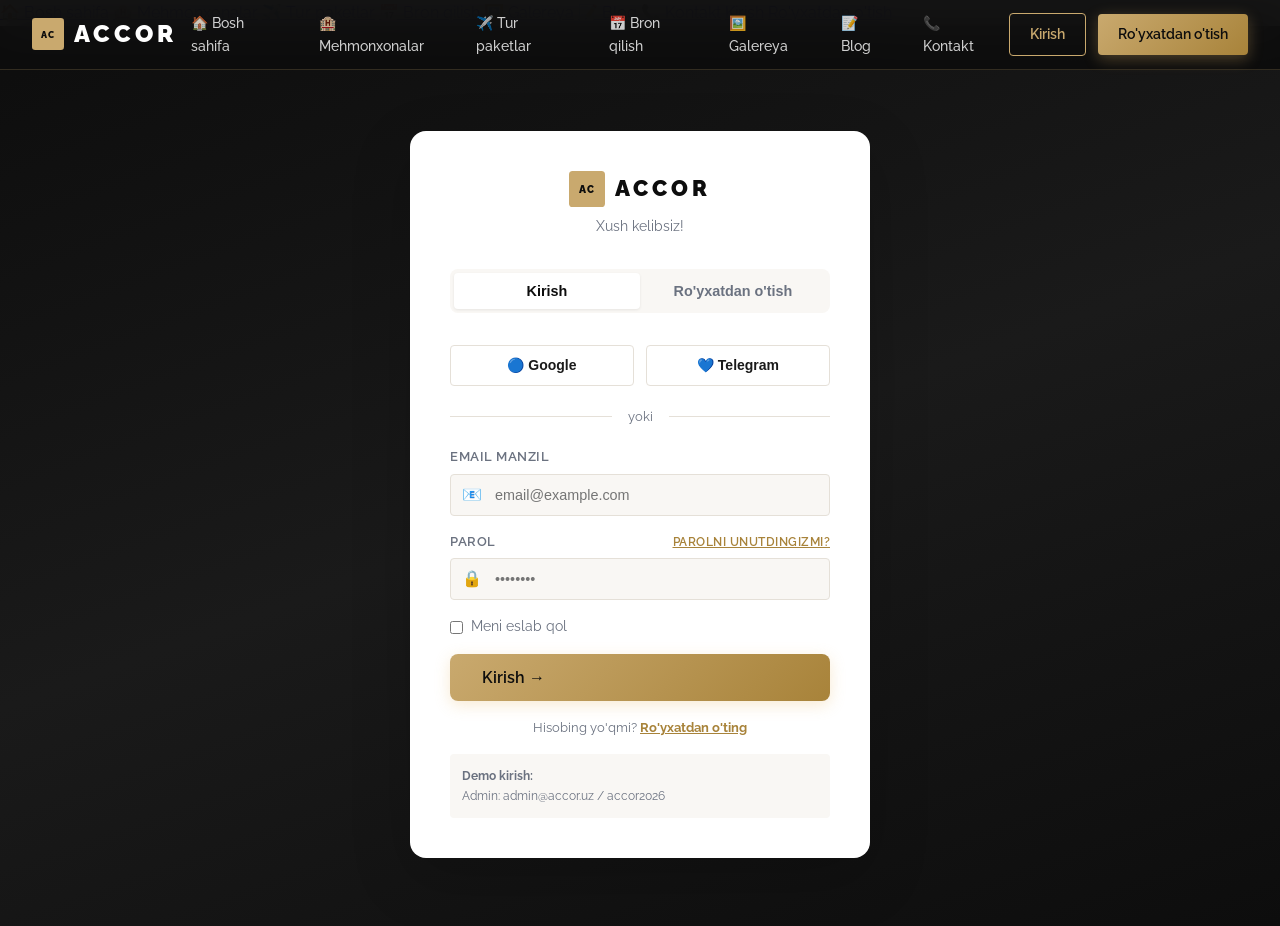
<file: pages/profile.html>
<!DOCTYPE html>
<html lang="uz">
<head>
  <meta charset="UTF-8">
  <meta name="viewport" content="width=device-width, initial-scale=1.0">
  <title>Profilim — Accor O'zbekiston</title>
  <link rel="stylesheet" href="../styles/main.css">
</head>
<body>
<div id="navbarContainer"></div>
<div style="height:70px"></div>

<section style="background:linear-gradient(135deg,var(--primary),var(--secondary));padding:3rem 2rem;text-align:center">
  <div class="section-badge" style="background:rgba(201,169,110,0.15);color:var(--accent)">👤 Profil</div>
  <h1 style="font-family:'Cormorant Garamond',serif;font-size:2rem;color:white;margin-top:0.75rem;letter-spacing:0.5px" id="profileTitle">Mening Profilim</h1>
</section>

<section class="section">
  <div class="container" style="max-width:800px">
    <div style="display:grid;grid-template-columns:1fr 2fr;gap:2rem;align-items:start">
      <!-- Avatar Card -->
      <div style="background:white;border-radius:var(--radius-xl);padding:2rem;text-align:center;border:1px solid var(--border);box-shadow:var(--shadow-sm)">
        <div style="width:90px;height:90px;background:linear-gradient(135deg,var(--accent),var(--accent-dark));border-radius:50%;display:flex;align-items:center;justify-content:center;font-size:2.5rem;margin:0 auto 1rem">👤</div>
        <div style="font-weight:800;font-size:1.1rem;margin-bottom:0.25rem" id="avatarName">-</div>
        <div style="font-size:0.825rem;color:var(--text-secondary)" id="avatarEmail">-</div>
        <div style="margin-top:0.75rem" id="avatarBadge"></div>
        <div style="margin-top:1.5rem;padding-top:1.5rem;border-top:1px solid var(--border)">
          <div style="display:flex;justify-content:space-between;margin-bottom:0.5rem;font-size:0.85rem">
            <span style="color:var(--text-secondary)">Bronlar</span>
            <strong id="myBookingsCount">0</strong>
          </div>
          <div style="display:flex;justify-content:space-between;font-size:0.85rem">
            <span style="color:var(--text-secondary)">Jami xarajat</span>
            <strong id="myTotalSpent" style="color:var(--accent-dark)">0</strong>
          </div>
        </div>
        <a href="my-bookings.html" class="btn btn-primary w-full" style="margin-top:1.25rem">Bronlarimni Ko'rish</a>
      </div>

      <!-- Edit Form -->
      <div style="background:white;border-radius:var(--radius-xl);padding:2rem;border:1px solid var(--border);box-shadow:var(--shadow-sm)">
        <h3 style="font-size:1.1rem;font-weight:700;margin-bottom:1.5rem">📝 Ma'lumotlarni Tahrirlash</h3>
        <div class="form-grid-2">
          <div class="form-group">
            <label class="form-label">Ism</label>
            <input class="form-control" id="editName" placeholder="To'liq ism">
          </div>
          <div class="form-group">
            <label class="form-label">Email</label>
            <input class="form-control" id="editEmail" type="email" disabled style="opacity:0.7">
          </div>
        </div>
        <div class="form-group">
          <label class="form-label">Telefon</label>
          <input class="form-control" id="editPhone" placeholder="+998 90 000-0000">
        </div>
        <button class="btn btn-primary" onclick="saveProfile()">💾 Saqlash</button>

        <div class="divider"></div>

        <h3 style="font-size:1rem;font-weight:700;margin-bottom:1.25rem">🔒 Parolni O'zgartirish</h3>
        <div class="form-group"><label class="form-label">Joriy parol</label><input class="form-control" id="currentPass" type="password" placeholder="Joriy parolingiz"></div>
        <div class="form-group"><label class="form-label">Yangi parol</label><input class="form-control" id="newPass" type="password" placeholder="Yangi parol (min. 6 belgi)"></div>
        <div class="form-group"><label class="form-label">Tasdiqlash</label><input class="form-control" id="confirmPass" type="password" placeholder="Yangi parolni tasdiqlang"></div>
        <button class="btn btn-outline" onclick="changePassword()">Parolni O'zgartirish</button>

        <div class="divider"></div>
        <button class="btn btn-sm" onclick="handleLogoutProfile()" style="color:var(--danger);border:1px solid var(--danger);background:rgba(239,68,68,0.05)">🚪 Tizimdan Chiqish</button>
      </div>
    </div>
  </div>
</section>

<div id="footerContainer"></div>
<script src="../js/data.js"></script>
<script src="../js/app.js"></script>
<script>
  const user = DB.getCurrentUser();
  if (!user) window.location.href = 'login.html';
  document.getElementById('navbarContainer').innerHTML = renderNavbar('');
  document.getElementById('footerContainer').innerHTML = renderFooter();

  // Init
  document.getElementById('profileTitle').textContent = user.name + ' - Profil';
  document.getElementById('avatarName').textContent = user.name;
  document.getElementById('avatarEmail').textContent = user.email;
  document.getElementById('avatarBadge').innerHTML = `<span class="badge ${user.role==='admin'?'badge-warning':'badge-info'}">${user.role === 'admin' ? '⚙️ Admin' : '👤 Foydalanuvchi'}</span>`;
  document.getElementById('editName').value = user.name;
  document.getElementById('editEmail').value = user.email;
  document.getElementById('editPhone').value = user.phone || '';

  const myBookings = DB.getBookings().filter(b => b.guestEmail === user.email);
  document.getElementById('myBookingsCount').textContent = myBookings.length;
  document.getElementById('myTotalSpent').textContent = DB.formatPrice(myBookings.reduce((s,b) => s + b.totalPrice, 0));

  function saveProfile() {
    const name = document.getElementById('editName').value.trim();
    const phone = document.getElementById('editPhone').value.trim();
    if (!name) { showToast('Ismni kiriting', 'warning'); return; }
    const users = DB.getUsers().map(u => u.id === user.id ? {...u, name, phone} : u);
    DB.saveUsers(users);
    showToast('Profil yangilandi!', 'success');
    document.getElementById('avatarName').textContent = name;
  }

  function changePassword() {
    const current = document.getElementById('currentPass').value;
    const newP = document.getElementById('newPass').value;
    const confirm = document.getElementById('confirmPass').value;
    if (current !== user.password) { showToast('Joriy parol noto\'g\'ri', 'error'); return; }
    if (newP.length < 6) { showToast('Yangi parol kamida 6 belgi', 'warning'); return; }
    if (newP !== confirm) { showToast('Parollar mos kelmadi', 'error'); return; }
    const users = DB.getUsers().map(u => u.id === user.id ? {...u, password: newP} : u);
    DB.saveUsers(users);
    showToast('Parol muvaffaqiyatli o\'zgartirildi!', 'success');
    document.getElementById('currentPass').value = '';
    document.getElementById('newPass').value = '';
    document.getElementById('confirmPass').value = '';
  }

  function handleLogoutProfile() {
    DB.logout();
    showToast('Tizimdan chiqdingiz', 'info');
    setTimeout(() => window.location.href = '../index.html', 800);
  }
</script>
</body>
</html>
</file>
<file: styles/main.css>
/* ============================================
   ACCOR — ASOSIY STIL FAYLI
   Accor S.A. — O'zbekiston | accor.com
   ============================================ */

@import url('https://fonts.googleapis.com/css2?family=Cormorant+Garamond:ital,wght@0,400;0,500;0,600;0,700;1,400;1,600&family=Raleway:wght@300;400;500;600;700;800;900&display=swap');

:root {
  --primary: #0d0d0d;
  --secondary: #1a1a1a;
  --accent: #c9a96e;
  --accent-light: #e0c48a;
  --accent-dark: #a8833a;
  --gold: #c9a96e;
  --text-primary: #1a1a1a;
  --text-secondary: #6b7280;
  --text-white: #ffffff;
  --bg-light: #f9f7f4;
  --bg-card: #ffffff;
  --border: #e5e0d8;
  --success: #10b981;
  --warning: #f59e0b;
  --danger: #ef4444;
  --shadow-sm: 0 1px 3px rgba(0,0,0,0.08);
  --shadow-md: 0 4px 20px rgba(0,0,0,0.1);
  --shadow-lg: 0 10px 40px rgba(0,0,0,0.15);
  --shadow-xl: 0 20px 60px rgba(0,0,0,0.2);
  --radius-sm: 4px;
  --radius-md: 8px;
  --radius-lg: 12px;
  --radius-xl: 16px;
  --transition: all 0.3s cubic-bezier(0.4,0,0.2,1);
}

* { margin: 0; padding: 0; box-sizing: border-box; }

html { scroll-behavior: smooth; }

body {
  font-family: 'Raleway', sans-serif;
  color: var(--text-primary);
  background: var(--bg-light);
  line-height: 1.6;
  overflow-x: hidden;
}

/* ======= NAVBAR ======= */
.navbar {
  position: fixed;
  top: 0; left: 0; right: 0;
  z-index: 1000;
  padding: 0 2rem;
  height: 70px;
  display: flex;
  align-items: center;
  justify-content: space-between;
  background: rgba(13, 13, 13, 0.97);
  backdrop-filter: blur(20px);
  border-bottom: 1px solid rgba(201, 169, 110, 0.2);
  transition: var(--transition);
}

.navbar.scrolled {
  background: rgba(13,13,13,0.99);
  box-shadow: var(--shadow-lg);
}

.navbar-brand {
  display: flex;
  align-items: center;
  gap: 10px;
  text-decoration: none;
}

.brand-logo {
  width: 40px; height: 40px;
  background: linear-gradient(135deg, var(--accent), var(--accent-dark));
  border-radius: 10px;
  display: flex; align-items: center; justify-content: center;
  font-size: 20px;
}

.brand-text {
  font-family: 'Raleway', sans-serif;
  font-size: 1.5rem;
  font-weight: 900;
  color: var(--text-white);
  letter-spacing: 4px;
  text-transform: uppercase;
}

.brand-text span { color: var(--accent); }

.navbar-nav {
  display: flex;
  align-items: center;
  gap: 0.25rem;
  list-style: none;
}

.navbar-nav a {
  display: flex;
  align-items: center;
  gap: 6px;
  text-decoration: none;
  color: rgba(255,255,255,0.8);
  font-size: 0.875rem;
  font-weight: 500;
  padding: 0.5rem 0.875rem;
  border-radius: var(--radius-sm);
  transition: var(--transition);
}

.navbar-nav a:hover, .navbar-nav a.active {
  color: var(--accent);
  background: rgba(232,184,109,0.1);
}

.navbar-actions {
  display: flex;
  align-items: center;
  gap: 0.75rem;
}

.btn {
  display: inline-flex;
  align-items: center;
  gap: 8px;
  padding: 0.6rem 1.25rem;
  border: none;
  border-radius: var(--radius-sm);
  font-family: 'Raleway', sans-serif;
  font-size: 0.875rem;
  font-weight: 600;
  cursor: pointer;
  text-decoration: none;
  transition: var(--transition);
  white-space: nowrap;
}

.btn-primary {
  background: linear-gradient(135deg, var(--accent), var(--accent-dark));
  color: var(--primary);
  box-shadow: 0 4px 15px rgba(232,184,109,0.3);
}

.btn-primary:hover {
  transform: translateY(-2px);
  box-shadow: 0 8px 25px rgba(232,184,109,0.4);
}

.btn-outline {
  background: transparent;
  color: var(--accent);
  border: 1.5px solid var(--accent);
}

.btn-outline:hover {
  background: var(--accent);
  color: var(--primary);
}

.btn-danger {
  background: var(--danger);
  color: white;
}

.btn-success {
  background: var(--success);
  color: white;
}

.btn-ghost {
  background: rgba(255,255,255,0.1);
  color: white;
  border: 1px solid rgba(255,255,255,0.2);
}

.btn-ghost:hover {
  background: rgba(255,255,255,0.2);
}

.btn-lg {
  padding: 0.875rem 2rem;
  font-size: 1rem;
  border-radius: var(--radius-md);
}

.btn-sm {
  padding: 0.4rem 0.875rem;
  font-size: 0.8rem;
}

/* ======= HERO ======= */
.hero {
  min-height: 100vh;
  display: flex;
  align-items: center;
  justify-content: center;
  position: relative;
  overflow: hidden;
  background: linear-gradient(160deg, #0d0d0d 0%, #1a1a1a 50%, #0d0d0d 100%);
}

.hero-bg {
  position: absolute;
  inset: 0;
  background: 
    radial-gradient(ellipse at 20% 50%, rgba(201,169,110,0.12) 0%, transparent 50%),
    radial-gradient(ellipse at 80% 20%, rgba(201,169,110,0.08) 0%, transparent 50%),
    url('https://images.unsplash.com/photo-1566073771259-6a8506099945?w=1900') center/cover no-repeat;
  -webkit-filter: brightness(0.25);
  filter: brightness(0.25);
}

.hero-particles {
  position: absolute;
  inset: 0;
  background-image: 
    radial-gradient(1px 1px at 20% 30%, rgba(232,184,109,0.6) 0%, transparent 100%),
    radial-gradient(1px 1px at 80% 70%, rgba(232,184,109,0.4) 0%, transparent 100%),
    radial-gradient(1px 1px at 50% 50%, rgba(255,255,255,0.3) 0%, transparent 100%),
    radial-gradient(2px 2px at 10% 80%, rgba(232,184,109,0.5) 0%, transparent 100%),
    radial-gradient(1px 1px at 90% 10%, rgba(255,255,255,0.4) 0%, transparent 100%);
}

.hero-content {
  position: relative;
  z-index: 10;
  text-align: center;
  max-width: 900px;
  padding: 2rem;
}

.hero-badge {
  display: inline-flex;
  align-items: center;
  gap: 8px;
  background: rgba(232,184,109,0.15);
  border: 1px solid rgba(232,184,109,0.3);
  color: var(--accent);
  padding: 0.5rem 1.25rem;
  border-radius: 50px;
  font-size: 0.875rem;
  font-weight: 600;
  margin-bottom: 1.5rem;
  backdrop-filter: blur(10px);
  animation: fadeInDown 0.8s ease;
}

.hero-title {
  font-family: 'Cormorant Garamond', serif;
  font-size: clamp(2.8rem, 6.5vw, 5rem);
  font-weight: 600;
  color: white;
  line-height: 1.15;
  margin-bottom: 1.25rem;
  letter-spacing: 1px;
  animation: fadeInUp 0.8s ease 0.2s both;
}

.hero-title .highlight {
  background: linear-gradient(135deg, var(--accent), var(--accent-light));
  -webkit-background-clip: text;
  -webkit-text-fill-color: transparent;
  background-clip: text;
}

.hero-subtitle {
  font-size: clamp(1rem, 2vw, 1.2rem);
  color: rgba(255,255,255,0.75);
  margin-bottom: 2.5rem;
  max-width: 600px;
  margin-left: auto;
  margin-right: auto;
  animation: fadeInUp 0.8s ease 0.4s both;
}

.hero-actions {
  display: flex;
  gap: 1rem;
  justify-content: center;
  flex-wrap: wrap;
  margin-bottom: 3rem;
  animation: fadeInUp 0.8s ease 0.6s both;
}

.hero-stats {
  display: flex;
  gap: 2.5rem;
  justify-content: center;
  flex-wrap: wrap;
  animation: fadeInUp 0.8s ease 0.8s both;
}

.hero-stat {
  text-align: center;
}

.hero-stat .number {
  font-size: 2rem;
  font-weight: 800;
  color: var(--accent);
  display: block;
}

.hero-stat .label {
  font-size: 0.8rem;
  color: rgba(255,255,255,0.6);
  text-transform: uppercase;
  letter-spacing: 1px;
}

/* ======= SEARCH BOX ======= */
.search-section {
  padding: 0 2rem;
  margin-top: -50px;
  position: relative;
  z-index: 100;
}

.search-box {
  background: white;
  border-radius: var(--radius-xl);
  padding: 2rem;
  box-shadow: var(--shadow-xl);
  max-width: 1000px;
  margin: 0 auto;
}

.search-box h3 {
  font-size: 1.1rem;
  font-weight: 700;
  color: var(--primary);
  margin-bottom: 1.25rem;
  display: flex;
  align-items: center;
  gap: 8px;
}

.search-grid {
  display: grid;
  grid-template-columns: 1fr 1fr 1fr auto auto;
  gap: 1rem;
  align-items: end;
}

.form-group {
  display: flex;
  flex-direction: column;
  gap: 0.4rem;
}

.form-group label {
  font-size: 0.8rem;
  font-weight: 600;
  color: var(--text-secondary);
  text-transform: uppercase;
  letter-spacing: 0.5px;
}

.form-control {
  width: 100%;
  padding: 0.75rem 1rem;
  border: 1.5px solid var(--border);
  border-radius: var(--radius-sm);
  font-family: 'Inter', sans-serif;
  font-size: 0.9rem;
  color: var(--text-primary);
  background: var(--bg-light);
  transition: var(--transition);
  outline: none;
}

.form-control:focus {
  border-color: var(--accent);
  background: white;
  box-shadow: 0 0 0 3px rgba(232,184,109,0.15);
}

select.form-control { cursor: pointer; }

/* ======= SECTIONS ======= */
.section {
  padding: 5rem 2rem;
}

.section-alt {
  background: white;
}

.container {
  max-width: 1200px;
  margin: 0 auto;
}

.section-header {
  text-align: center;
  margin-bottom: 3rem;
}

.section-badge {
  display: inline-flex;
  align-items: center;
  gap: 6px;
  background: rgba(232,184,109,0.15);
  color: var(--accent-dark);
  padding: 0.4rem 1rem;
  border-radius: 50px;
  font-size: 0.8rem;
  font-weight: 700;
  text-transform: uppercase;
  letter-spacing: 1px;
  margin-bottom: 0.75rem;
}

.section-title {
  font-family: 'Cormorant Garamond', serif;
  font-size: clamp(1.75rem, 4vw, 2.75rem);
  font-weight: 600;
  color: var(--primary);
  margin-bottom: 0.75rem;
  letter-spacing: 0.5px;
}

.section-subtitle {
  color: var(--text-secondary);
  font-size: 1rem;
  max-width: 550px;
  margin: 0 auto;
}

/* ======= HOTEL CARDS ======= */
.hotels-grid {
  display: grid;
  grid-template-columns: repeat(auto-fill, minmax(320px, 1fr));
  gap: 1.75rem;
}

.hotel-card {
  background: white;
  border-radius: var(--radius-lg);
  overflow: hidden;
  box-shadow: var(--shadow-sm);
  transition: var(--transition);
  border: 1px solid var(--border);
}

.hotel-card:hover {
  transform: translateY(-6px);
  box-shadow: var(--shadow-xl);
  border-color: var(--accent);
}

.hotel-card-image {
  position: relative;
  height: 220px;
  overflow: hidden;
}

.hotel-card-image img {
  width: 100%;
  height: 100%;
  object-fit: cover;
  transition: transform 0.5s ease;
}

.hotel-card:hover .hotel-card-image img {
  transform: scale(1.08);
}

.hotel-badge {
  position: absolute;
  top: 12px;
  left: 12px;
  background: linear-gradient(135deg, var(--accent), var(--accent-dark));
  color: var(--primary);
  padding: 0.3rem 0.75rem;
  border-radius: 20px;
  font-size: 0.75rem;
  font-weight: 700;
}

.hotel-favorite {
  position: absolute;
  top: 12px;
  right: 12px;
  width: 36px; height: 36px;
  background: rgba(255,255,255,0.9);
  border: none;
  border-radius: 50%;
  display: flex; align-items: center; justify-content: center;
  cursor: pointer;
  font-size: 1rem;
  transition: var(--transition);
  backdrop-filter: blur(10px);
}

.hotel-favorite:hover { transform: scale(1.15); }

.hotel-card-body {
  padding: 1.25rem;
}

.hotel-card-header {
  display: flex;
  justify-content: space-between;
  align-items: flex-start;
  margin-bottom: 0.5rem;
  gap: 0.5rem;
}

.hotel-name {
  font-size: 1.05rem;
  font-weight: 700;
  color: var(--primary);
  line-height: 1.3;
}

.hotel-stars {
  color: var(--gold);
  font-size: 0.8rem;
  white-space: nowrap;
}

.hotel-location {
  display: flex;
  align-items: center;
  gap: 5px;
  color: var(--text-secondary);
  font-size: 0.825rem;
  margin-bottom: 0.75rem;
}

.hotel-rating {
  display: flex;
  align-items: center;
  gap: 8px;
  margin-bottom: 0.875rem;
}

.rating-badge {
  background: var(--success);
  color: white;
  padding: 0.2rem 0.6rem;
  border-radius: 6px;
  font-size: 0.8rem;
  font-weight: 700;
}

.rating-text {
  font-size: 0.8rem;
  color: var(--text-secondary);
}

.hotel-amenities {
  display: flex;
  flex-wrap: wrap;
  gap: 0.4rem;
  margin-bottom: 1rem;
}

.amenity-tag {
  background: var(--bg-light);
  color: var(--text-secondary);
  padding: 0.2rem 0.625rem;
  border-radius: 20px;
  font-size: 0.75rem;
  border: 1px solid var(--border);
}

.hotel-card-footer {
  display: flex;
  align-items: center;
  justify-content: space-between;
  padding-top: 1rem;
  border-top: 1px solid var(--border);
}

.hotel-price {
  display: flex;
  flex-direction: column;
}

.price-label { font-size: 0.75rem; color: var(--text-secondary); }
.price-amount { font-size: 1.2rem; font-weight: 800; color: var(--accent-dark); }
.price-period { font-size: 0.75rem; color: var(--text-secondary); }

/* ======= FILTER BAR ======= */
.filter-bar {
  background: white;
  border-radius: var(--radius-lg);
  padding: 1.5rem;
  box-shadow: var(--shadow-sm);
  display: flex;
  flex-wrap: wrap;
  gap: 1rem;
  align-items: flex-end;
  margin-bottom: 2rem;
  border: 1px solid var(--border);
}

.filter-group {
  display: flex;
  flex-direction: column;
  gap: 0.35rem;
  flex: 1;
  min-width: 150px;
}

.filter-group label {
  font-size: 0.78rem;
  font-weight: 600;
  color: var(--text-secondary);
  text-transform: uppercase;
  letter-spacing: 0.5px;
}

/* ======= TOUR CARDS ======= */
.tours-grid {
  display: grid;
  grid-template-columns: repeat(auto-fill, minmax(280px, 1fr));
  gap: 1.75rem;
}

.tour-card {
  background: white;
  border-radius: var(--radius-lg);
  overflow: hidden;
  box-shadow: var(--shadow-sm);
  transition: var(--transition);
  border: 1px solid var(--border);
}

.tour-card:hover {
  transform: translateY(-5px);
  box-shadow: var(--shadow-lg);
}

.tour-card-image {
  height: 200px;
  overflow: hidden;
  position: relative;
}

.tour-card-image img {
  width: 100%; height: 100%;
  object-fit: cover;
  transition: transform 0.5s ease;
}

.tour-card:hover .tour-card-image img { transform: scale(1.07); }

.tour-duration {
  position: absolute;
  bottom: 12px; left: 12px;
  background: rgba(26,26,46,0.85);
  color: var(--accent);
  padding: 0.3rem 0.75rem;
  border-radius: 20px;
  font-size: 0.75rem;
  font-weight: 600;
  backdrop-filter: blur(5px);
}

.tour-card-body { padding: 1.25rem; }

.tour-name {
  font-size: 1rem;
  font-weight: 700;
  color: var(--primary);
  margin-bottom: 0.5rem;
}

.tour-description {
  font-size: 0.85rem;
  color: var(--text-secondary);
  margin-bottom: 0.875rem;
  line-height: 1.5;
}

.tour-includes {
  display: flex;
  flex-wrap: wrap;
  gap: 0.4rem;
  margin-bottom: 1rem;
}

.include-tag {
  display: flex;
  align-items: center;
  gap: 4px;
  background: rgba(16,185,129,0.1);
  color: var(--success);
  padding: 0.2rem 0.625rem;
  border-radius: 20px;
  font-size: 0.75rem;
  font-weight: 500;
}

.tour-footer {
  display: flex;
  align-items: center;
  justify-content: space-between;
  border-top: 1px solid var(--border);
  padding-top: 1rem;
}

/* ======= BLOG CARDS ======= */
.blog-grid {
  display: grid;
  grid-template-columns: repeat(auto-fill, minmax(280px, 1fr));
  gap: 1.75rem;
}

.blog-card {
  background: white;
  border-radius: var(--radius-lg);
  overflow: hidden;
  box-shadow: var(--shadow-sm);
  transition: var(--transition);
  border: 1px solid var(--border);
}

.blog-card:hover {
  transform: translateY(-5px);
  box-shadow: var(--shadow-lg);
}

.blog-card-image {
  height: 190px;
  overflow: hidden;
}

.blog-card-image img {
  width: 100%; height: 100%;
  object-fit: cover;
  transition: transform 0.5s ease;
}

.blog-card:hover .blog-card-image img { transform: scale(1.06); }

.blog-card-body { padding: 1.25rem; }
.blog-category {
  display: inline-block;
  background: rgba(232,184,109,0.15);
  color: var(--accent-dark);
  padding: 0.2rem 0.625rem;
  border-radius: 20px;
  font-size: 0.75rem;
  font-weight: 700;
  text-transform: uppercase;
  margin-bottom: 0.625rem;
}

.blog-title {
  font-size: 1rem;
  font-weight: 700;
  color: var(--primary);
  margin-bottom: 0.5rem;
  line-height: 1.4;
}

.blog-excerpt {
  font-size: 0.85rem;
  color: var(--text-secondary);
  margin-bottom: 0.875rem;
  line-height: 1.55;
  display: -webkit-box;
  -webkit-line-clamp: 2;
  -webkit-box-orient: vertical;
  overflow: hidden;
}

.blog-meta {
  display: flex;
  align-items: center;
  justify-content: space-between;
  font-size: 0.78rem;
  color: var(--text-secondary);
  border-top: 1px solid var(--border);
  padding-top: 0.75rem;
}

/* ======= GALLERY ======= */
.gallery-grid {
  display: grid;
  grid-template-columns: repeat(auto-fill, minmax(250px, 1fr));
  gap: 1rem;
}

.gallery-item {
  border-radius: var(--radius-md);
  overflow: hidden;
  aspect-ratio: 4/3;
  cursor: pointer;
  position: relative;
}

.gallery-item img {
  width: 100%; height: 100%;
  object-fit: cover;
  transition: transform 0.4s ease;
}

.gallery-item:hover img { transform: scale(1.08); }

.gallery-overlay {
  position: absolute;
  inset: 0;
  background: rgba(26,26,46,0.6);
  display: flex;
  align-items: center;
  justify-content: center;
  opacity: 0;
  transition: var(--transition);
  color: white;
  font-size: 2rem;
}

.gallery-item:hover .gallery-overlay { opacity: 1; }

/* ======= MODAL ======= */
.modal-overlay {
  position: fixed;
  inset: 0;
  background: rgba(0,0,0,0.6);
  z-index: 2000;
  display: flex;
  align-items: center;
  justify-content: center;
  padding: 1rem;
  animation: fadeIn 0.2s ease;
  backdrop-filter: blur(5px);
}

.modal {
  background: white;
  border-radius: var(--radius-xl);
  width: 100%;
  max-width: 550px;
  max-height: 90vh;
  overflow-y: auto;
  box-shadow: var(--shadow-xl);
  animation: slideUp 0.3s ease;
}

.modal-lg { max-width: 800px; }

.modal-header {
  padding: 1.5rem 1.75rem;
  border-bottom: 1px solid var(--border);
  display: flex;
  align-items: center;
  justify-content: space-between;
}

.modal-title {
  font-family: 'Cormorant Garamond', serif;
  font-size: 1.4rem;
  font-weight: 600;
  color: var(--primary);
  letter-spacing: 0.3px;
}

.modal-close {
  width: 36px; height: 36px;
  background: var(--bg-light);
  border: none;
  border-radius: 50%;
  font-size: 1.1rem;
  cursor: pointer;
  display: flex; align-items: center; justify-content: center;
  transition: var(--transition);
}

.modal-close:hover { background: var(--danger); color: white; }

.modal-body { padding: 1.75rem; }
.modal-footer {
  padding: 1rem 1.75rem;
  border-top: 1px solid var(--border);
  display: flex;
  gap: 0.75rem;
  justify-content: flex-end;
}

/* ======= TOAST ======= */
.toast-container {
  position: fixed;
  top: 80px; right: 20px;
  z-index: 3000;
  display: flex;
  flex-direction: column;
  gap: 0.625rem;
}

.toast {
  display: flex;
  align-items: center;
  gap: 12px;
  background: white;
  border-radius: var(--radius-md);
  padding: 1rem 1.25rem;
  box-shadow: var(--shadow-xl);
  min-width: 280px;
  max-width: 380px;
  border-left: 4px solid var(--success);
  animation: slideInRight 0.3s ease;
}

.toast.error { border-left-color: var(--danger); }
.toast.warning { border-left-color: var(--warning); }
.toast.info { border-left-color: #3b82f6; }

.toast-icon { font-size: 1.25rem; }
.toast-message { font-size: 0.875rem; font-weight: 500; flex: 1; }
.toast-close { background: none; border: none; cursor: pointer; color: var(--text-secondary); font-size: 1rem; }

/* ======= FOOTER ======= */
.footer {
  background: var(--primary);
  color: rgba(255,255,255,0.8);
  padding: 4rem 2rem 1.5rem;
}

.footer-grid {
  display: grid;
  grid-template-columns: 2fr 1fr 1fr 1fr;
  gap: 3rem;
  max-width: 1200px;
  margin: 0 auto 3rem;
}

.footer-brand .brand-text { margin-left: 48px; }
.footer-brand p {
  margin-top: 1rem;
  font-size: 0.875rem;
  line-height: 1.8;
  color: rgba(255,255,255,0.6);
}

.footer-title {
  font-weight: 700;
  color: white;
  margin-bottom: 1.25rem;
  font-size: 0.95rem;
  text-transform: uppercase;
  letter-spacing: 0.5px;
}

.footer-links {
  list-style: none;
  display: flex;
  flex-direction: column;
  gap: 0.625rem;
}

.footer-links a {
  text-decoration: none;
  color: rgba(255,255,255,0.6);
  font-size: 0.875rem;
  transition: var(--transition);
  display: flex;
  align-items: center;
  gap: 6px;
}

.footer-links a:hover { color: var(--accent); padding-left: 4px; }

.footer-contact-item {
  display: flex;
  align-items: flex-start;
  gap: 10px;
  margin-bottom: 0.75rem;
  font-size: 0.875rem;
  color: rgba(255,255,255,0.6);
}

.footer-contact-item span:first-child { color: var(--accent); margin-top: 2px; }

.footer-bottom {
  border-top: 1px solid rgba(255,255,255,0.1);
  padding-top: 1.5rem;
  display: flex;
  align-items: center;
  justify-content: space-between;
  max-width: 1200px;
  margin: 0 auto;
  font-size: 0.825rem;
  color: rgba(255,255,255,0.5);
}

.social-links {
  display: flex;
  gap: 0.75rem;
}

.social-link {
  width: 38px; height: 38px;
  background: rgba(255,255,255,0.08);
  border-radius: 50%;
  display: flex; align-items: center; justify-content: center;
  color: rgba(255,255,255,0.7);
  text-decoration: none;
  font-size: 1rem;
  transition: var(--transition);
}

.social-link:hover {
  background: var(--accent);
  color: var(--primary);
  transform: translateY(-2px);
}

/* ======= BOOKING FORM ======= */
.booking-section {
  max-width: 800px;
  margin: 0 auto;
}

.booking-card {
  background: white;
  border-radius: var(--radius-xl);
  padding: 2.5rem;
  box-shadow: var(--shadow-lg);
}

.step-indicator {
  display: flex;
  align-items: center;
  margin-bottom: 2.5rem;
}

.step {
  display: flex;
  flex-direction: column;
  align-items: center;
  flex: 1;
  position: relative;
}

.step:not(:last-child)::after {
  content: '';
  position: absolute;
  top: 20px;
  left: 60%;
  width: 80%;
  height: 2px;
  background: var(--border);
  z-index: 0;
}

.step.active::after { background: var(--accent); }

.step-circle {
  width: 40px; height: 40px;
  border-radius: 50%;
  background: var(--border);
  display: flex; align-items: center; justify-content: center;
  font-size: 0.875rem;
  font-weight: 700;
  color: var(--text-secondary);
  position: relative;
  z-index: 1;
  transition: var(--transition);
}

.step.active .step-circle {
  background: var(--accent);
  color: var(--primary);
  box-shadow: 0 0 0 4px rgba(232,184,109,0.25);
}

.step.done .step-circle {
  background: var(--success);
  color: white;
}

.step-label {
  font-size: 0.75rem;
  color: var(--text-secondary);
  margin-top: 0.5rem;
  text-align: center;
  font-weight: 500;
}

.step.active .step-label { color: var(--accent-dark); font-weight: 700; }

/* ======= FORM STYLES ======= */
.form-grid-2 {
  display: grid;
  grid-template-columns: 1fr 1fr;
  gap: 1.25rem;
}

.form-group {
  display: flex;
  flex-direction: column;
  gap: 0.4rem;
  margin-bottom: 1rem;
}

.form-label {
  font-size: 0.825rem;
  font-weight: 600;
  color: var(--text-primary);
}

.input-icon-wrap {
  position: relative;
}

.input-icon {
  position: absolute;
  left: 12px;
  top: 50%;
  transform: translateY(-50%);
  color: var(--text-secondary);
  font-size: 1rem;
  pointer-events: none;
}

.input-icon-wrap .form-control {
  padding-left: 2.75rem;
}

/* ======= USER MENU ======= */
.user-menu {
  position: relative;
}

.user-btn {
  display: flex;
  align-items: center;
  gap: 8px;
  background: rgba(232,184,109,0.15);
  border: 1px solid rgba(232,184,109,0.3);
  color: var(--accent);
  padding: 0.5rem 1rem;
  border-radius: 50px;
  cursor: pointer;
  font-size: 0.875rem;
  font-weight: 600;
  transition: var(--transition);
}

.user-btn:hover { background: rgba(232,184,109,0.25); }

.user-dropdown {
  position: absolute;
  top: calc(100% + 8px);
  right: 0;
  background: white;
  border-radius: var(--radius-md);
  box-shadow: var(--shadow-xl);
  min-width: 200px;
  overflow: hidden;
  display: none;
  border: 1px solid var(--border);
  z-index: 100;
}

.user-dropdown.show { display: block; animation: slideUp 0.2s ease; }

.user-dropdown a, .user-dropdown button {
  display: flex;
  align-items: center;
  gap: 10px;
  padding: 0.875rem 1.25rem;
  text-decoration: none;
  color: var(--text-primary);
  font-size: 0.875rem;
  font-weight: 500;
  border: none;
  background: none;
  cursor: pointer;
  width: 100%;
  transition: var(--transition);
}

.user-dropdown a:hover, .user-dropdown button:hover { background: var(--bg-light); color: var(--accent-dark); }
.user-dropdown button.danger { color: var(--danger); }
.user-dropdown button.danger:hover { background: rgba(239,68,68,0.05); }

.dropdown-divider { height: 1px; background: var(--border); margin: 0.25rem 0; }

/* ======= PAYMENT FORM ======= */
.payment-methods {
  display: grid;
  grid-template-columns: repeat(3, 1fr);
  gap: 0.875rem;
  margin-bottom: 1.5rem;
}

.payment-method {
  border: 2px solid var(--border);
  border-radius: var(--radius-md);
  padding: 1rem;
  text-align: center;
  cursor: pointer;
  transition: var(--transition);
}

.payment-method:hover { border-color: var(--accent); }
.payment-method.selected {
  border-color: var(--accent);
  background: rgba(232,184,109,0.08);
}

.payment-method .icon { font-size: 1.75rem; margin-bottom: 0.4rem; display: block; }
.payment-method .name { font-size: 0.8rem; font-weight: 600; color: var(--text-primary); }

/* ======= CONTACT ======= */
.contact-grid {
  display: grid;
  grid-template-columns: 1fr 1.5fr;
  gap: 3rem;
  align-items: start;
}

.contact-info-card {
  background: linear-gradient(135deg, var(--primary), var(--secondary));
  color: white;
  border-radius: var(--radius-xl);
  padding: 2.5rem;
}

.contact-info-card h2 {
  font-family: 'Cormorant Garamond', serif;
  font-size: 1.85rem;
  font-weight: 600;
  letter-spacing: 0.5px;
  margin-bottom: 0.75rem;
}

.contact-info-card p { color: rgba(255,255,255,0.7); margin-bottom: 2rem; }

.contact-item {
  display: flex;
  align-items: flex-start;
  gap: 1rem;
  margin-bottom: 1.5rem;
}

.contact-icon {
  width: 44px; height: 44px;
  background: rgba(232,184,109,0.15);
  border-radius: var(--radius-sm);
  display: flex; align-items: center; justify-content: center;
  color: var(--accent);
  font-size: 1.1rem;
  flex-shrink: 0;
}

.contact-item h4 { font-size: 0.85rem; color: rgba(255,255,255,0.7); margin-bottom: 0.25rem; }
.contact-item p { color: white; font-weight: 600; font-size: 0.9rem; margin: 0; }

.contact-form-card {
  background: white;
  border-radius: var(--radius-xl);
  padding: 2.5rem;
  box-shadow: var(--shadow-lg);
}

/* ======= ANIMATIONS ======= */
@keyframes fadeIn {
  from { opacity: 0; }
  to { opacity: 1; }
}

@keyframes fadeInUp {
  from { opacity: 0; transform: translateY(30px); }
  to { opacity: 1; transform: translateY(0); }
}

@keyframes fadeInDown {
  from { opacity: 0; transform: translateY(-20px); }
  to { opacity: 1; transform: translateY(0); }
}

@keyframes slideUp {
  from { transform: translateY(20px); opacity: 0; }
  to { transform: translateY(0); opacity: 1; }
}

@keyframes slideInRight {
  from { transform: translateX(100%); opacity: 0; }
  to { transform: translateX(0); opacity: 1; }
}

@keyframes spin {
  to { transform: rotate(360deg); }
}

.fade-in { animation: fadeInUp 0.6s ease both; }
.delay-1 { animation-delay: 0.1s; }
.delay-2 { animation-delay: 0.2s; }
.delay-3 { animation-delay: 0.3s; }

/* ======= SCROLL TO TOP ======= */
.scroll-top {
  position: fixed;
  bottom: 2rem;
  right: 2rem;
  width: 46px; height: 46px;
  background: linear-gradient(135deg, var(--accent), var(--accent-dark));
  color: var(--primary);
  border: none;
  border-radius: 50%;
  font-size: 1.1rem;
  cursor: pointer;
  display: none;
  align-items: center;
  justify-content: center;
  box-shadow: var(--shadow-lg);
  z-index: 900;
  transition: var(--transition);
}

.scroll-top:hover { transform: translateY(-3px); }
.scroll-top.show { display: flex; animation: fadeIn 0.3s ease; }

/* ======= RESPONSIVE ======= */
.mobile-toggle {
  display: none;
  background: none;
  border: none;
  color: white;
  font-size: 1.5rem;
  cursor: pointer;
}

@media (max-width: 768px) {
  .navbar-nav, .navbar-actions { display: none; }
  .navbar-nav.open, .navbar-actions.open { 
    display: flex; 
    flex-direction: column;
  }
  .mobile-toggle { display: block; }
  
  .mobile-menu {
    position: fixed;
    top: 70px; left: 0; right: 0;
    background: #0d0d0d;
    padding: 1.5rem;
    display: none;
    flex-direction: column;
    gap: 0.5rem;
    border-bottom: 1px solid rgba(232,184,109,0.2);
    z-index: 999;
  }
  
  .mobile-menu.open { display: flex; }
  .mobile-menu a {
    color: rgba(255,255,255,0.85);
    text-decoration: none;
    padding: 0.75rem 1rem;
    border-radius: var(--radius-sm);
    font-weight: 500;
    transition: var(--transition);
  }
  
  .mobile-menu a:hover { background: rgba(232,184,109,0.1); color: var(--accent); }

  .hero-title { font-size: 2rem; }
  .search-grid { grid-template-columns: 1fr; }
  .footer-grid { grid-template-columns: 1fr; gap: 2rem; }
  .form-grid-2 { grid-template-columns: 1fr; }
  .contact-grid { grid-template-columns: 1fr; }
  .payment-methods { grid-template-columns: repeat(2, 1fr); }
  .hero-stats { gap: 1.5rem; }
}

/* ======= UTILITY ======= */
.text-center { text-align: center; }
.text-gold { color: var(--accent-dark); }
.bg-primary { background: var(--primary); }
.hidden { display: none !important; }
.flex { display: flex; }
.items-center { align-items: center; }
.gap-2 { gap: 0.5rem; }
.gap-3 { gap: 0.75rem; }
.mb-1 { margin-bottom: 0.25rem; }
.mb-2 { margin-bottom: 0.5rem; }
.mb-3 { margin-bottom: 0.75rem; }
.mt-2 { margin-top: 0.5rem; }
.w-full { width: 100%; }
.font-bold { font-weight: 700; }
.text-sm { font-size: 0.875rem; }
.text-xs { font-size: 0.75rem; }
.text-muted { color: var(--text-secondary); }
.divider { height: 1px; background: var(--border); margin: 1.5rem 0; }
.required { color: var(--danger); }
.badge {
  display: inline-flex;
  align-items: center;
  padding: 0.2rem 0.6rem;
  border-radius: 20px;
  font-size: 0.75rem;
  font-weight: 700;
}

.badge-success { background: rgba(16,185,129,0.15); color: var(--success); }
.badge-warning { background: rgba(245,158,11,0.15); color: var(--warning); }
.badge-danger { background: rgba(239,68,68,0.15); color: var(--danger); }
.badge-info { background: rgba(59,130,246,0.15); color: #3b82f6; }
</file>
